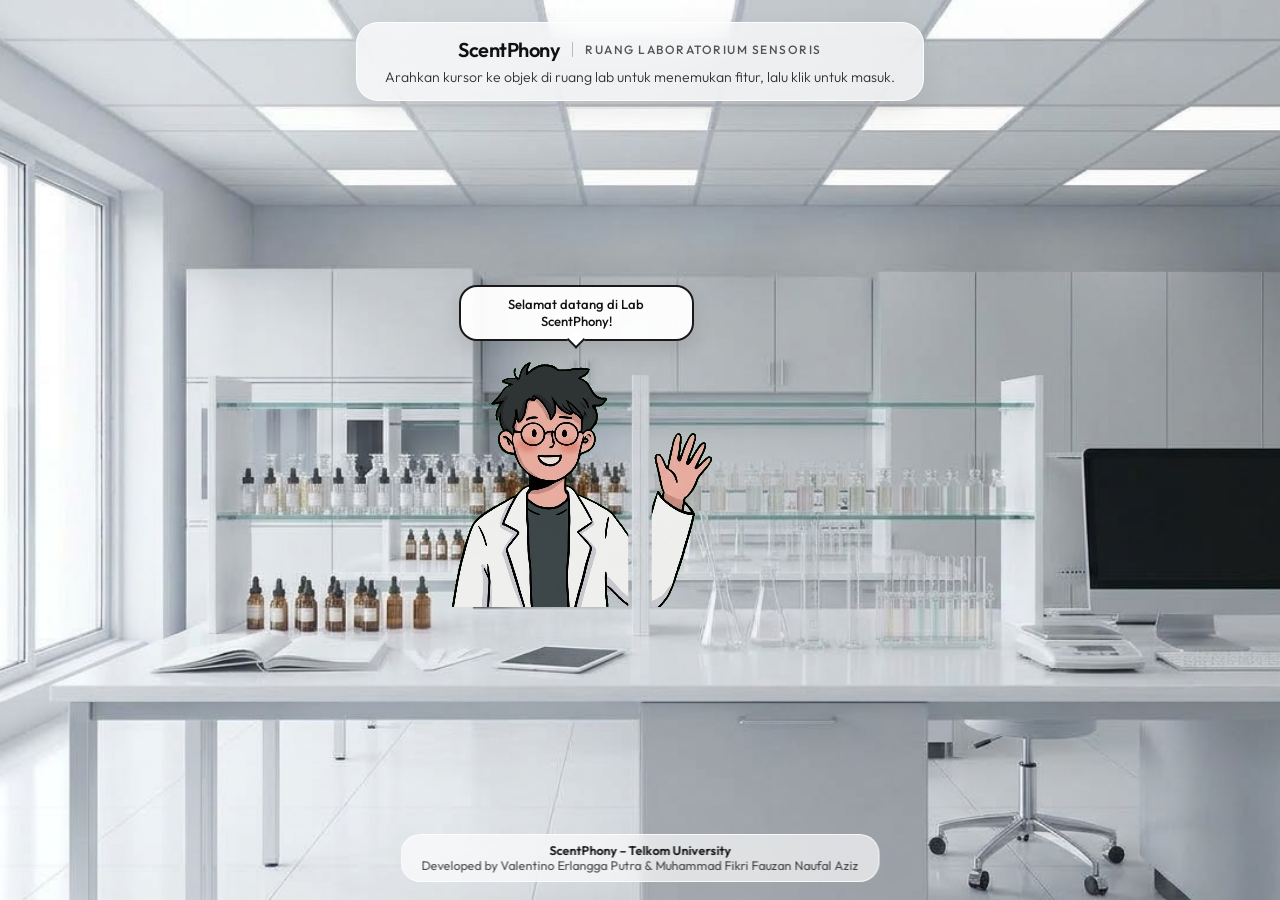
<file: parfum sistem multimedia/index.html>
<!DOCTYPE html>
<html lang="id">
<head>
    <meta charset="UTF-8">
    <meta name="viewport" content="width=device-width, initial-scale=1.0">
    <title>ScentPhony | Laboratorium Sensoris</title>
    <link rel="stylesheet" href="style.css">
    <link href="https://fonts.googleapis.com/css2?family=Outfit:wght@300;400;500;600&display=swap" rel="stylesheet">
    <script src="https://cdnjs.cloudflare.com/ajax/libs/gsap/3.12.2/gsap.min.js"></script>
</head>
<body>
    <div class="ambient-background">
        <div class="blob blob-1"></div>
        <div class="blob blob-2"></div>
    </div>

    <iframe id="cinematic-projection" class="cinematic-bg" allowtransparency="true" frameborder="0"></iframe>
    <audio id="ambient-audio" loop></audio>

    <div class="curtain curtain-left"></div>
    <div class="curtain curtain-right"></div>

    <!-- HALAMAN AWAL: RUANG LAB INTERAKTIF -->
    <section id="lab-welcome-scene" class="lab-scene-wrapper">
        
        <header class="lab-header-bar">
            <div class="lab-brand-badge">
                <span class="lab-brand-name">ScentPhony</span>
                <span class="lab-brand-divider"></span>
                <span class="lab-brand-tagline">Ruang Laboratorium Sensoris</span>
            </div>
            <p class="lab-welcome-copy">
                Arahkan kursor ke objek di ruang lab untuk menemukan fitur, lalu klik untuk masuk.
            </p>
        </header>

        <!-- Panggung 16:9 (Background -> Karakter -> Penghalang di depan karakter -> Zona interaktif) -->
        <div id="lab-stage" class="lab-stage">
            <!-- LAPIS 1: Background Lab -->
            <img src="assets/lab_Scentphony.png" alt="Laboratorium Parfum ScentPhony" class="lab-bg-image">

            <!-- LAPIS 2: Karakter Asisten Lab (berdiri di belakang meja dan peralatan) -->
            <div id="lab-character" class="lab-character">
                <div id="char-bubble" class="char-bubble">Selamat datang di Lab ScentPhony!</div>
                <canvas id="char-canvas" class="char-sprite"></canvas>
            </div>

            <!-- LAPIS 3: Penghalang. Gambar lab yang sama ditimpa HANYA di area benda yang berada di depan karakter.
                 Koordinat memakai piksel gambar asli (1376 x 768), jadi selalu pas di ukuran layar apa pun. -->
            <svg class="lab-foreground-mask" viewBox="0 0 1376 768" preserveAspectRatio="xMidYMid slice" aria-hidden="true">
                <defs>
                    <clipPath id="lab-front-clip">
                    <polygon points="0,518 1376,518 1376,768 0,768" />
                    <polygon points="320,318 358,318 358,520 320,520" />
                    <polygon points="678,318 698,318 698,520 678,520" />
                    <polygon points="996,318 1034,318 1034,520 996,520" />
                    <polygon points="346,486 516,486 516,520 346,520" />
                    <polygon points="1030,386 1068,386 1068,534 1030,534" />
                    <polygon points="1062,378 1270,378 1270,508 1194,508 1194,545 1220,556 1088,556 1124,545 1124,508 1062,508" />
                    </clipPath>
                </defs>
                <image href="assets/lab_Scentphony.png" width="1376" height="768" clip-path="url(#lab-front-clip)" />
            </svg>

            <!-- LAPIS 4: Zona interaktif (outline mengikuti bentuk benda, label di bawah benda) -->
            <svg id="lab-interactive-svg" class="lab-svg-overlay" viewBox="0 0 1376 768" preserveAspectRatio="xMidYMid slice">
                <g class="lab-zone" data-action="coming-soon" data-stand="21.0" data-speech="Intip cuaca di luar jendela untuk rekomendasi aroma otomatis!" data-feature="Geo-Sensory" tabindex="0" role="button" aria-label="Geo-Sensory">
                    <path class="zone-hit" d="M6.0,63.0 Q6.0,54.0 14.1,58.0 L229.9,164.0 Q238.0,168.0 238.0,177.0 L238.0,539.0 Q238.0,548.0 229.5,551.0 L14.5,627.0 Q6.0,630.0 6.0,621.0 L6.0,63.0 Z" />
                    <path class="zone-fill" d="M6.0,63.0 Q6.0,54.0 14.1,58.0 L229.9,164.0 Q238.0,168.0 238.0,177.0 L238.0,539.0 Q238.0,548.0 229.5,551.0 L14.5,627.0 Q6.0,630.0 6.0,621.0 L6.0,63.0 Z" />
                    <path class="zone-halo" pathLength="1" d="M6.0,63.0 Q6.0,54.0 14.1,58.0 L229.9,164.0 Q238.0,168.0 238.0,177.0 L238.0,539.0 Q238.0,548.0 229.5,551.0 L14.5,627.0 Q6.0,630.0 6.0,621.0 L6.0,63.0 Z" />
                    <path class="zone-outline" pathLength="1" d="M6.0,63.0 Q6.0,54.0 14.1,58.0 L229.9,164.0 Q238.0,168.0 238.0,177.0 L238.0,539.0 Q238.0,548.0 229.5,551.0 L14.5,627.0 Q6.0,630.0 6.0,621.0 L6.0,63.0 Z" />
                    <g class="zone-label">
                        <path class="zone-arrow" d="M121.0,623.0 L121.0,601.0 M113.0,610.0 L121.0,601.0 L129.0,610.0" />
                        <rect class="zone-label-bg" x="42.8" y="626.0" width="156.4" height="34" rx="17.0" />
                        <text class="zone-label-text" x="121.0" y="648.0" text-anchor="middle">GEO-SENSORY</text>
                    </g>
                </g>

                <g class="lab-zone" data-action="home" data-stand="29.8" data-speech="Mau tahu rahasia piramida aroma & bahan Nusantara?" tabindex="0" role="button" aria-label="Buku Wawasan">
                    <path class="zone-hit" d="M281.0,573.2 Q272.0,573.0 279.2,567.6 L300.8,551.4 Q308.0,546.0 317.0,545.2 L377.0,539.8 Q386.0,539.0 394.9,540.3 L461.1,549.7 Q470.0,551.0 471.0,559.0 L471.0,559.0 Q472.0,567.0 463.1,568.0 L396.9,575.0 Q388.0,576.0 379.0,575.8 L281.0,573.2 Z" />
                    <path class="zone-fill" d="M281.0,573.2 Q272.0,573.0 279.2,567.6 L300.8,551.4 Q308.0,546.0 317.0,545.2 L377.0,539.8 Q386.0,539.0 394.9,540.3 L461.1,549.7 Q470.0,551.0 471.0,559.0 L471.0,559.0 Q472.0,567.0 463.1,568.0 L396.9,575.0 Q388.0,576.0 379.0,575.8 L281.0,573.2 Z" />
                    <path class="zone-halo" pathLength="1" d="M281.0,573.2 Q272.0,573.0 279.2,567.6 L300.8,551.4 Q308.0,546.0 317.0,545.2 L377.0,539.8 Q386.0,539.0 394.9,540.3 L461.1,549.7 Q470.0,551.0 471.0,559.0 L471.0,559.0 Q472.0,567.0 463.1,568.0 L396.9,575.0 Q388.0,576.0 379.0,575.8 L281.0,573.2 Z" />
                    <path class="zone-outline" pathLength="1" d="M281.0,573.2 Q272.0,573.0 279.2,567.6 L300.8,551.4 Q308.0,546.0 317.0,545.2 L377.0,539.8 Q386.0,539.0 394.9,540.3 L461.1,549.7 Q470.0,551.0 471.0,559.0 L471.0,559.0 Q472.0,567.0 463.1,568.0 L396.9,575.0 Q388.0,576.0 379.0,575.8 L281.0,573.2 Z" />
                    <g class="zone-label">
                        <path class="zone-arrow" d="M372.0,607.0 L372.0,585.0 M364.0,594.0 L372.0,585.0 L380.0,594.0" />
                        <rect class="zone-label-bg" x="288.6" y="610.0" width="166.8" height="34" rx="17.0" />
                        <text class="zone-label-text" x="372.0" y="632.0" text-anchor="middle">BUKU WAWASAN</text>
                    </g>
                </g>

                <g class="lab-zone" data-action="catalog" data-stand="37.0" data-speech="Di rak ini ada 12 karakter aroma siap disimulasikan." tabindex="0" role="button" aria-label="Katalog 12 Notes">
                    <path class="zone-hit" d="M320.0,327.0 Q320.0,318.0 329.0,318.0 L689.0,318.0 Q698.0,318.0 698.0,327.0 L698.0,534.0 Q698.0,543.0 689.0,543.0 L329.0,543.0 Q320.0,543.0 320.0,534.0 L320.0,327.0 Z" />
                    <path class="zone-fill" d="M320.0,327.0 Q320.0,318.0 329.0,318.0 L689.0,318.0 Q698.0,318.0 698.0,327.0 L698.0,534.0 Q698.0,543.0 689.0,543.0 L329.0,543.0 Q320.0,543.0 320.0,534.0 L320.0,327.0 Z" />
                    <path class="zone-halo" pathLength="1" d="M320.0,327.0 Q320.0,318.0 329.0,318.0 L689.0,318.0 Q698.0,318.0 698.0,327.0 L698.0,534.0 Q698.0,543.0 689.0,543.0 L329.0,543.0 Q320.0,543.0 320.0,534.0 L320.0,327.0 Z" />
                    <path class="zone-outline" pathLength="1" d="M320.0,327.0 Q320.0,318.0 329.0,318.0 L689.0,318.0 Q698.0,318.0 698.0,327.0 L698.0,534.0 Q698.0,543.0 689.0,543.0 L329.0,543.0 Q320.0,543.0 320.0,534.0 L320.0,327.0 Z" />
                    <g class="zone-label">
                        <path class="zone-arrow" d="M509.0,574.0 L509.0,552.0 M501.0,561.0 L509.0,552.0 L517.0,561.0" />
                        <rect class="zone-label-bg" x="404.8" y="577.0" width="208.4" height="34" rx="17.0" />
                        <text class="zone-label-text" x="509.0" y="599.0" text-anchor="middle">KATALOG 12 NOTES</text>
                    </g>
                </g>

                <g class="lab-zone" data-action="smart-match" data-stand="46.5" data-speech="Bingung pilih wangi? Biar aku bantu diagnosa di sini." tabindex="0" role="button" aria-label="Smart Scent Match">
                    <path class="zone-hit" d="M568.5,561.0 Q572.0,553.0 581.0,552.8 L665.0,551.2 Q674.0,551.0 667.5,557.2 L655.5,568.8 Q649.0,575.0 640.0,574.4 L574.0,569.6 Q565.0,569.0 568.5,561.0 L568.5,561.0 Z" />
                    <path class="zone-fill" d="M568.5,561.0 Q572.0,553.0 581.0,552.8 L665.0,551.2 Q674.0,551.0 667.5,557.2 L655.5,568.8 Q649.0,575.0 640.0,574.4 L574.0,569.6 Q565.0,569.0 568.5,561.0 L568.5,561.0 Z" />
                    <path class="zone-halo" pathLength="1" d="M568.5,561.0 Q572.0,553.0 581.0,552.8 L665.0,551.2 Q674.0,551.0 667.5,557.2 L655.5,568.8 Q649.0,575.0 640.0,574.4 L574.0,569.6 Q565.0,569.0 568.5,561.0 L568.5,561.0 Z" />
                    <path class="zone-outline" pathLength="1" d="M568.5,561.0 Q572.0,553.0 581.0,552.8 L665.0,551.2 Q674.0,551.0 667.5,557.2 L655.5,568.8 Q649.0,575.0 640.0,574.4 L574.0,569.6 Q565.0,569.0 568.5,561.0 L568.5,561.0 Z" />
                    <g class="zone-label">
                        <path class="zone-arrow" d="M619.5,606.0 L619.5,584.0 M611.5,593.0 L619.5,584.0 L627.5,593.0" />
                        <rect class="zone-label-bg" x="510.1" y="609.0" width="218.8" height="34" rx="17.0" />
                        <text class="zone-label-text" x="619.5" y="631.0" text-anchor="middle">SMART SCENT MATCH</text>
                    </g>
                </g>

                <g class="lab-zone" data-action="coming-soon" data-stand="63.0" data-speech="Meja racik ini sedang disiapkan untuk meramu aromamu sendiri." data-feature="Olfactory Mix Lab" tabindex="0" role="button" aria-label="Olfactory Mix Lab">
                    <path class="zone-hit" d="M736.0,446.0 Q736.0,437.0 745.0,437.0 L875.0,437.0 Q884.0,437.0 884.0,446.0 L884.0,459.0 Q884.0,468.0 893.0,468.0 L987.0,468.0 Q996.0,468.0 996.0,477.0 L996.0,546.0 Q996.0,555.0 987.0,555.0 L745.0,555.0 Q736.0,555.0 736.0,546.0 L736.0,446.0 Z" />
                    <path class="zone-fill" d="M736.0,446.0 Q736.0,437.0 745.0,437.0 L875.0,437.0 Q884.0,437.0 884.0,446.0 L884.0,459.0 Q884.0,468.0 893.0,468.0 L987.0,468.0 Q996.0,468.0 996.0,477.0 L996.0,546.0 Q996.0,555.0 987.0,555.0 L745.0,555.0 Q736.0,555.0 736.0,546.0 L736.0,446.0 Z" />
                    <path class="zone-halo" pathLength="1" d="M736.0,446.0 Q736.0,437.0 745.0,437.0 L875.0,437.0 Q884.0,437.0 884.0,446.0 L884.0,459.0 Q884.0,468.0 893.0,468.0 L987.0,468.0 Q996.0,468.0 996.0,477.0 L996.0,546.0 Q996.0,555.0 987.0,555.0 L745.0,555.0 Q736.0,555.0 736.0,546.0 L736.0,446.0 Z" />
                    <path class="zone-outline" pathLength="1" d="M736.0,446.0 Q736.0,437.0 745.0,437.0 L875.0,437.0 Q884.0,437.0 884.0,446.0 L884.0,459.0 Q884.0,468.0 893.0,468.0 L987.0,468.0 Q996.0,468.0 996.0,477.0 L996.0,546.0 Q996.0,555.0 987.0,555.0 L745.0,555.0 Q736.0,555.0 736.0,546.0 L736.0,446.0 Z" />
                    <g class="zone-label">
                        <path class="zone-arrow" d="M866.0,586.0 L866.0,564.0 M858.0,573.0 L866.0,564.0 L874.0,573.0" />
                        <rect class="zone-label-bg" x="756.6" y="589.0" width="218.8" height="34" rx="17.0" />
                        <text class="zone-label-text" x="866.0" y="611.0" text-anchor="middle">OLFACTORY MIX LAB</text>
                    </g>
                </g>

                <g class="lab-zone" data-action="coming-soon" data-stand="83.8" data-speech="Nyalakan komputer ini untuk memulai ekspedisi cerita aroma!" data-feature="Scent Expedition" tabindex="0" role="button" aria-label="Scent Expedition">
                    <path class="zone-hit" d="M1064.0,389.0 Q1064.0,380.0 1073.0,380.0 L1257.0,380.0 Q1266.0,380.0 1266.0,389.0 L1266.0,497.0 Q1266.0,506.0 1257.0,506.0 L1201.0,506.0 Q1192.0,506.0 1192.0,515.0 L1192.0,538.0 Q1192.0,547.0 1200.3,550.4 L1205.7,552.6 Q1214.0,556.0 1205.0,556.0 L1109.0,556.0 Q1100.0,556.0 1108.6,553.2 L1119.4,549.8 Q1128.0,547.0 1128.0,538.0 L1128.0,515.0 Q1128.0,506.0 1119.0,506.0 L1073.0,506.0 Q1064.0,506.0 1064.0,497.0 L1064.0,389.0 Z" />
                    <path class="zone-fill" d="M1064.0,389.0 Q1064.0,380.0 1073.0,380.0 L1257.0,380.0 Q1266.0,380.0 1266.0,389.0 L1266.0,497.0 Q1266.0,506.0 1257.0,506.0 L1201.0,506.0 Q1192.0,506.0 1192.0,515.0 L1192.0,538.0 Q1192.0,547.0 1200.3,550.4 L1205.7,552.6 Q1214.0,556.0 1205.0,556.0 L1109.0,556.0 Q1100.0,556.0 1108.6,553.2 L1119.4,549.8 Q1128.0,547.0 1128.0,538.0 L1128.0,515.0 Q1128.0,506.0 1119.0,506.0 L1073.0,506.0 Q1064.0,506.0 1064.0,497.0 L1064.0,389.0 Z" />
                    <path class="zone-halo" pathLength="1" d="M1064.0,389.0 Q1064.0,380.0 1073.0,380.0 L1257.0,380.0 Q1266.0,380.0 1266.0,389.0 L1266.0,497.0 Q1266.0,506.0 1257.0,506.0 L1201.0,506.0 Q1192.0,506.0 1192.0,515.0 L1192.0,538.0 Q1192.0,547.0 1200.3,550.4 L1205.7,552.6 Q1214.0,556.0 1205.0,556.0 L1109.0,556.0 Q1100.0,556.0 1108.6,553.2 L1119.4,549.8 Q1128.0,547.0 1128.0,538.0 L1128.0,515.0 Q1128.0,506.0 1119.0,506.0 L1073.0,506.0 Q1064.0,506.0 1064.0,497.0 L1064.0,389.0 Z" />
                    <path class="zone-outline" pathLength="1" d="M1064.0,389.0 Q1064.0,380.0 1073.0,380.0 L1257.0,380.0 Q1266.0,380.0 1266.0,389.0 L1266.0,497.0 Q1266.0,506.0 1257.0,506.0 L1201.0,506.0 Q1192.0,506.0 1192.0,515.0 L1192.0,538.0 Q1192.0,547.0 1200.3,550.4 L1205.7,552.6 Q1214.0,556.0 1205.0,556.0 L1109.0,556.0 Q1100.0,556.0 1108.6,553.2 L1119.4,549.8 Q1128.0,547.0 1128.0,538.0 L1128.0,515.0 Q1128.0,506.0 1119.0,506.0 L1073.0,506.0 Q1064.0,506.0 1064.0,497.0 L1064.0,389.0 Z" />
                    <g class="zone-label">
                        <path class="zone-arrow" d="M1165.0,587.0 L1165.0,565.0 M1157.0,574.0 L1165.0,565.0 L1173.0,574.0" />
                        <rect class="zone-label-bg" x="1060.8" y="590.0" width="208.4" height="34" rx="17.0" />
                        <text class="zone-label-text" x="1165.0" y="612.0" text-anchor="middle">SCENT EXPEDITION</text>
                    </g>
                </g>
            </svg>
        </div>

        <div id="lab-toast" class="lab-toast hidden"></div>
    </section>

    <button id="back-btn" class="glass-btn hidden" style="position: absolute; top: 25px; left: 25px; z-index: 100; font-size: 0.85rem; padding: 10px 22px;">&larr; Kembali ke Katalog</button>
    <button id="toggle-ui-btn" class="glass-btn hidden" style="position: absolute; top: 25px; right: 25px; z-index: 100; font-size: 0.85rem; padding: 10px 22px;">Sembunyikan Teks</button>

    <!-- DASBOR UTAMA -->
    <div id="main-interface" class="dashboard-layout hidden">
        
        <aside class="glass-sidebar glass-panel">
            <div class="brand-header">
                <h2>ScentPhony</h2>
                <p>Laboratorium Sensoris</p>
            </div>

            <div class="search-module sidebar-section">
                <input type="text" id="search-input" class="glass-input" placeholder="Cari wewangian...">
                <div class="sidebar-btn-group">
                    <button id="search-btn" class="glass-btn">Search</button>
                    <button id="smart-match-btn" class="glass-btn primary-btn">Smart Match</button>
                </div>
            </div>

            <div class="sidebar-section">
                <p class="section-title">Eksplorasi</p>
                <div class="sidebar-menu">
                    <button id="back-to-lab-btn" class="glass-btn menu-btn">Ruang Lab Interaktif</button>
                    <button id="menu-home-btn" class="glass-btn menu-btn active">Beranda (Wawasan)</button>
                    <button id="menu-catalog-btn" class="glass-btn menu-btn">Katalog Utama</button>
                    <button class="glass-btn menu-btn disabled">Geo-Sensory (Segera)</button>
                    <button class="glass-btn menu-btn disabled">Olfactory Mix Lab (Segera)</button>
                    <button class="glass-btn menu-btn disabled">Scent Expedition (Segera)</button>
                </div>
            </div>

            <div id="favorites-section" class="sidebar-section" style="margin-top: auto;">
                <p class="section-title">Koleksi Pribadi</p>
                <div id="fav-list" class="fav-container">
                    <span class="empty-text">Belum ada aroma yang disimpan.</span>
                </div>
            </div>
        </aside>

        <section class="glass-main-canvas glass-panel">
            <main id="narrative-canvas" style="position: relative; width: 100%; height: 100%; display: flex; flex-direction: column;">
                
                <!-- VIEW 1: BERANDA (Wawasan Interaktif) -->
                <div id="view-home" class="view-section home-scroll-container">
                    <div style="margin-bottom: 35px; border-bottom: 1px solid rgba(255,255,255,0.15); padding-bottom: 25px;">
                        <h2 class="glossary-title">Selamat Datang di ScentPhony</h2>
                        <p class="glossary-desc" style="max-width: 100%; font-size: 1.05rem; line-height: 1.6; opacity: 0.9; margin-bottom: 15px;">
                            Pernah membeli parfum yang mahal, tapi ternyata aromanya membuat pusing saat dipakai di cuaca panas? Atau merasa bingung saat membaca istilah wewangian yang terlalu puitis? Menemukan aroma yang benar-benar pas dengan kepribadian kita <i>(signature scent)</i> seringkali terasa seperti menebak-nebak dalam gelap.
                        </p>
                        <p class="glossary-desc" style="max-width: 100%; font-size: 1.05rem; line-height: 1.6; opacity: 0.9; font-weight: 400;">
                            <b>Di situlah ScentPhony hadir.</b> Kami merancang "Laboratorium Sensoris" ini agar kamu bisa mengenali, merasakan, dan menyimulasikan sebuah wewangian sebelum membelinya. Lewat visualisasi warna, efek suara yang imersif, dan algoritma kecocokan situasi, kami memandumu menemukan wangi yang paling sempurna untuk setiap ceritamu.
                        </p>
                    </div>

                    <div class="fact-banner">
                        <p class="fact-label">TAHUKAH KAMU?</p>
                        <p id="random-fact-text" class="fact-text">Memuat wawasan sensoris...</p>
                    </div>

                    <div class="home-grid">
                        <div class="glass-card">
                            <h3 class="card-title">Piramida Aroma</h3>
                            <p class="card-subtitle">Arahkan kursor ke setiap lapisan untuk mempelajari anatomi wewangian.</p>
                            <div class="pyramid-wrapper">
                                <div class="pyr-layer pyr-top">
                                    <p class="pyr-title">Top Notes</p>
                                    <p class="pyr-time">15 - 30 Menit</p>
                                    <div class="pyr-desc">Kesan pertama yang memikat. Molekul paling ringan yang cepat menguap. Umumnya berisi profil Citrus dan Fruity.</div>
                                </div>
                                <div class="pyr-layer pyr-heart">
                                    <p class="pyr-title">Heart Notes</p>
                                    <p class="pyr-time">2 - 4 Jam</p>
                                    <div class="pyr-desc">Jantung parfum yang menentukan karakter utama. Muncul setelah top notes memudar. Didominasi Floral dan Spicy.</div>
                                </div>
                                <div class="pyr-layer pyr-base">
                                    <p class="pyr-title">Base Notes</p>
                                    <p class="pyr-time">4 - 8+ Jam</p>
                                    <div class="pyr-desc">Fondasi pengikat yang lambat menguap. Molekul berat seperti Woody, Musk, dan Amber yang menempel erat di kulit.</div>
                                </div>
                            </div>
                        </div>

                        <div class="glass-card conc-container">
                            <h3 class="card-title">Tingkat Konsentrasi</h3>
                            <p class="card-subtitle">Semakin tinggi kadar minyak esensial, semakin pekat dan awet aromanya.</p>
                            <div class="conc-item">
                                <p class="conc-name">Eau de Toilette (EDT)</p>
                                <div class="conc-bar"><div class="conc-fill" style="width: 30%;"></div></div>
                                <p class="conc-desc">Segar dan ringan. Ideal untuk cuaca panas atau aktivitas kasual siang hari.</p>
                            </div>
                            <div class="conc-item">
                                <p class="conc-name">Eau de Parfum (EDP)</p>
                                <div class="conc-bar"><div class="conc-fill" style="width: 60%;"></div></div>
                                <p class="conc-desc">Karakter kuat dan tahan lama. Pilihan serbaguna untuk aktivitas panjang.</p>
                            </div>
                            <div class="conc-item">
                                <p class="conc-name">Parfum / Extrait</p>
                                <div class="conc-bar"><div class="conc-fill" style="width: 95%;"></div></div>
                                <p class="conc-desc">Sangat pekat dan intim. Berevolusi perlahan dan menempel hingga keesokan harinya.</p>
                            </div>
                        </div>
                    </div>

                    <h3 class="card-title" style="margin-top: 20px;">Jejak Botani Nusantara</h3>
                    <p class="card-subtitle" style="margin-bottom: 15px;">Indonesia adalah salah satu episentrum bahan baku parfum kelas dunia.</p>
                    <div class="origins-grid">
                        <div class="origin-card">
                            <h4>Patchouli (Nilam)</h4>
                            <p>Tumbuh subur di Sumatra. Memberikan efek kedalaman yang manis dan membumi (earthy). Hampir semua parfum modern menggunakan nilam Indonesia sebagai pengikat base note.</p>
                        </div>
                        <div class="origin-card">
                            <h4>Vetiver (Akar Wangi)</h4>
                            <p>Diambil dari akar rumput tropis di tanah Jawa. Menghasilkan profil aroma kayu, asap, dan tanah basah yang sangat elegan dan maskulin.</p>
                        </div>
                        <div class="origin-card">
                            <h4>Agarwood (Gaharu)</h4>
                            <p>Resin hitam berharga dari pohon Aquilaria di hutan Asia Tenggara. Menghasilkan aroma "Oud" yang eksotis, mewah, dan sangat mahal di pasar Timur Tengah.</p>
                        </div>
                    </div>

                    <div class="tips-box">
                        <div class="tip-item">
                            <span class="tip-title">Titik Nadi (Pulse Points)</span>
                            <p>Semprotkan pada area tubuh yang memancarkan panas (pergelangan tangan, leher, belakang telinga) untuk membantu proyeksi aroma.</p>
                        </div>
                        <div class="tip-item">
                            <span class="tip-title">Penyimpanan Tepat</span>
                            <p>Musuh utama parfum adalah panas, cahaya, dan fluktuasi suhu. Simpan botolmu di dalam lemari gelap, bukan di kamar mandi.</p>
                        </div>
                    </div>
                    <div style="height: 40px;"></div>
                </div>

                <!-- VIEW 2: KATALOG UTAMA -->
                <div id="view-catalog" class="view-section hidden" style="width: 100%; height: 100%; display: flex; flex-direction: column; justify-content: center; align-items: center;">
                    <h2 style="font-size: 2.2rem; font-weight: 400; margin-bottom: 10px;">Katalog Wewangian</h2>
                    <p style="font-size: 1rem; opacity: 0.8; margin-bottom: 40px; text-align: center;">Pilih molekul aroma untuk masuk ke dalam ruang simulasi sensoris.</p>
                    <nav id="sensory-grid" class="pill-nav">
                        <button class="note-btn glass-btn" data-note="citrus">Citrus</button>
                        <button class="note-btn glass-btn" data-note="aquatic">Aquatic</button>
                        <button class="note-btn glass-btn" data-note="floral">Floral</button>
                        <button class="note-btn glass-btn" data-note="fruity">Fruity</button>
                        <button class="note-btn glass-btn" data-note="iris">Iris</button>
                        <button class="note-btn glass-btn" data-note="vanilla">Vanilla</button>
                        <button class="note-btn glass-btn" data-note="spicy">Spicy</button>
                        <button class="note-btn glass-btn" data-note="amber">Amber</button>
                        <button class="note-btn glass-btn" data-note="woody">Woody</button>
                        <button class="note-btn glass-btn" data-note="vetiver">Vetiver</button>
                        <button class="note-btn glass-btn" data-note="musk">Musk</button>
                        <button class="note-btn glass-btn" data-note="leather">Leather</button>
                    </nav>
                </div>

                <!-- VIEW 3: RUANG SIMULASI (Detail) -->
                <div id="view-detail" class="view-section hidden" style="width: 100%; height: 100%; display: flex; flex-direction: column; justify-content: center; align-items: center;">
                    <div id="scent-details-section" style="text-align: center;">
                        <h2 id="note-title" style="font-size: 3rem; font-weight: 300; margin-bottom: 15px;">Menunggu Reaksi...</h2>
                        <p id="note-desc" style="font-size: 1.1rem; line-height: 1.6; max-width: 600px; opacity: 0.9; margin: 0 auto 30px;">Memproses molekul aroma...</p>
                        
                        <div id="spray-guide" class="guide-container">
                            <div class="guide-row"><span class="guide-label">Feminine</span><div class="guide-bar" id="bar-gender"><div class="dash"></div><div class="dash"></div><div class="dash"></div><div class="dash"></div><div class="dash"></div></div><span class="guide-label">Masculine</span></div>
                            <div class="guide-row"><span class="guide-label">Siang</span><div class="guide-bar" id="bar-time"><div class="dash"></div><div class="dash"></div><div class="dash"></div><div class="dash"></div><div class="dash"></div></div><span class="guide-label">Malam</span></div>
                            <div class="guide-row"><span class="guide-label">Panas</span><div class="guide-bar" id="bar-weather"><div class="dash"></div><div class="dash"></div><div class="dash"></div><div class="dash"></div><div class="dash"></div></div><span class="guide-label">Hujan</span></div>
                            <div class="guide-row"><span class="guide-label">Kasual</span><div class="guide-bar" id="bar-occasion"><div class="dash"></div><div class="dash"></div><div class="dash"></div><div class="dash"></div><div class="dash"></div></div><span class="guide-label">Formal</span></div>
                        </div>

                        <button id="fav-btn" class="glass-btn" style="margin-top: 25px;">Tambahkan ke Favorit</button>
                    </div>
                </div>
            </main>
        </section>

        <!-- Overlay & Modal Smart Matcher -->
        <div id="modal-overlay" class="hidden"></div>
        <div id="smart-match-modal" class="glass-container hidden modal-box">
            <button id="close-modal-btn" class="glass-btn close-btn">X</button>
            <h3>Smart Scent Matcher</h3>
            <p class="modal-desc">Sesuaikan 4 kondisi di bawah ini, algoritma kami akan mencari wangi yang paling akurat.</p>
            
            <div class="match-row"><span class="match-label">Karakter</span><div class="range-wrap"><span>Feminine</span><input type="range" id="match-gender" class="glass-range" min="1" max="5" value="3"><span>Masculine</span></div></div>
            <div class="match-row"><span class="match-label">Waktu</span><div class="range-wrap"><span>Siang</span><input type="range" id="match-time" class="glass-range" min="1" max="5" value="3"><span>Malam</span></div></div>
            <div class="match-row"><span class="match-label">Cuaca</span><div class="range-wrap"><span>Panas</span><input type="range" id="match-weather" class="glass-range" min="1" max="5" value="3"><span>Hujan</span></div></div>
            <div class="match-row"><span class="match-label">Acara</span><div class="range-wrap"><span>Kasual</span><input type="range" id="match-occasion" class="glass-range" min="1" max="5" value="3"><span>Formal</span></div></div>
            
            <button id="find-match-btn" class="glass-btn submit-btn">Diagnosa Aroma</button>
        </div>
    </div>

    <footer id="credit-footer" class="glass-footer">
        <p class="footer-title">ScentPhony – Telkom University</p>
        <p class="footer-dev">Developed by Valentino Erlangga Putra & Muhammad Fikri Fauzan Naufal Aziz</p>
    </footer>

    <script src="script.js"></script>
</body>
</html>
</file>
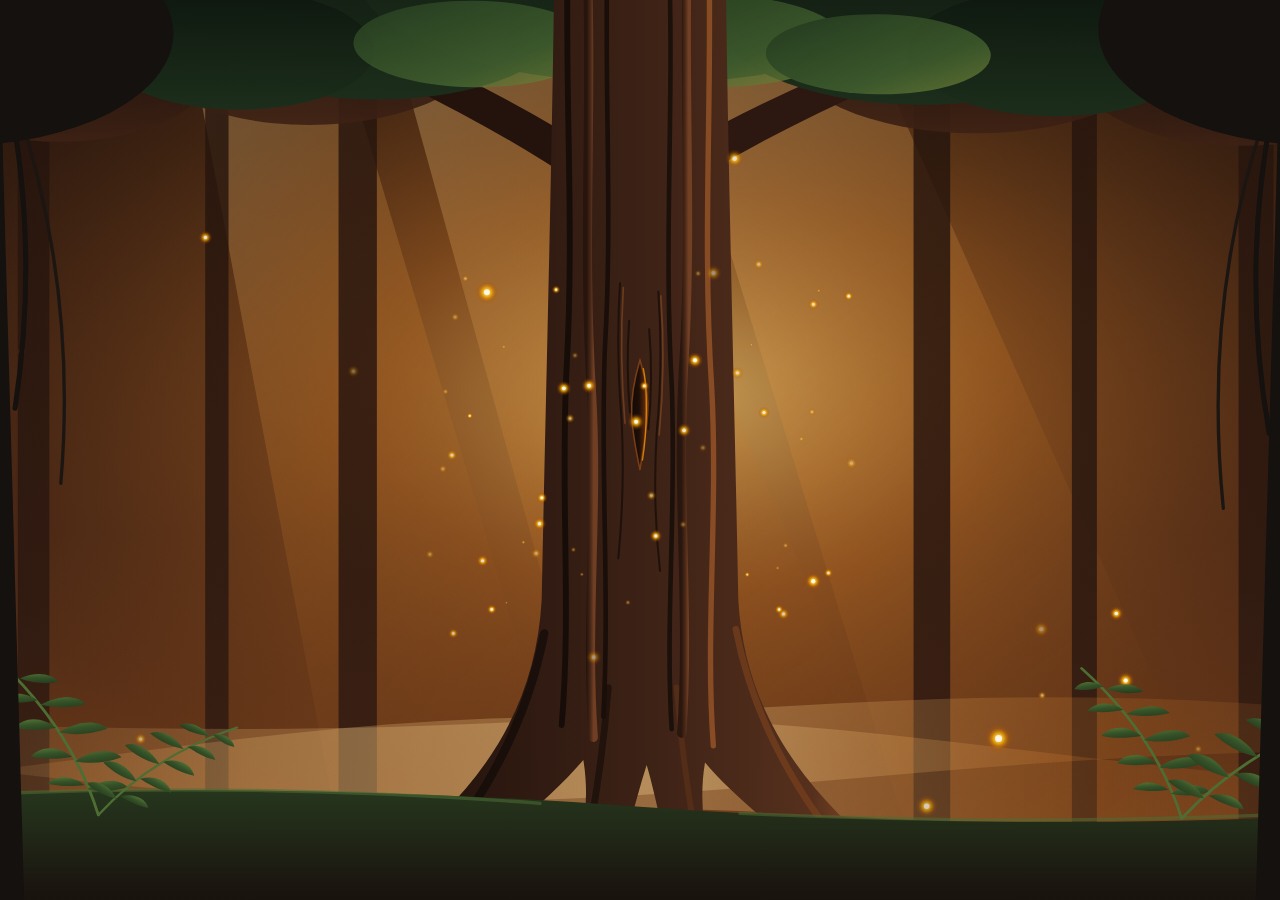
<file: parfum sistem multimedia/assets/scentphony_woody_agarwood_golden_amber_resin.html>
<!DOCTYPE html>
<html lang="en">
<head>
  <meta charset="UTF-8" />
  <meta name="viewport" content="width=device-width, initial-scale=1.0" />
  <title>Scentphony — Woody (Agarwood &amp; Golden Amber Resin)</title>
  <link rel="preconnect" href="https://fonts.googleapis.com" />
  <link rel="preconnect" href="https://fonts.gstatic.com" crossorigin />
  <link href="https://fonts.googleapis.com/css2?family=Plus+Jakarta+Sans:wght@500;600;700&display=swap" rel="stylesheet" />
  <style>
    * {
      box-sizing: border-box;
      user-select: none;
      -webkit-user-select: none;
    }
    html, body {
      margin: 0;
      padding: 0;
      width: 100%;
      height: 100%;
      overflow: hidden;
      background-color: #14110F;
      font-family: 'Plus Jakarta Sans', -apple-system, BlinkMacSystemFont, sans-serif;
    }
    #stage {
      position: fixed;
      inset: 0;
      width: 100vw;
      height: 100vh;
      display: block;
    }
    /* Minimalist Corner-Only Replay Pill (Hidden by default for 100% clean recording) */
    #replayBtn {
      position: fixed;
      right: 22px;
      bottom: 22px;
      z-index: 50;
      display: inline-flex;
      align-items: center;
      gap: 7px;
      padding: 8px 15px;
      border-radius: 9999px;
      background: rgba(20, 17, 15, 0.52);
      backdrop-filter: blur(8px);
      -webkit-backdrop-filter: blur(8px);
      border: 1px solid rgba(255, 158, 0, 0.45);
      color: #FDE68A;
      font-size: 12px;
      font-weight: 600;
      letter-spacing: 0.03em;
      cursor: pointer;
      opacity: 0;
      pointer-events: none;
      transform: translateY(4px);
      transition: opacity 0.35s ease, transform 0.35s ease, background-color 0.2s ease, border-color 0.2s ease;
    }
    #replayBtn.visible {
      opacity: 1;
      pointer-events: auto;
      transform: translateY(0);
    }
    #replayBtn:hover {
      background: rgba(184, 93, 0, 0.78);
      border-color: rgba(254, 243, 199, 0.88);
      color: #FFFFFF;
    }
    #replayBtn:active {
      transform: scale(0.96);
    }
  </style>
</head>
<body>

  <!-- =========================================================================
       FULL-BLEED 16:9 VECTOR STAGE (1920x1080 slice, 100vw x 100vh, Zero Bars)
       ========================================================================= -->
  <svg
    id="stage"
    viewBox="0 0 1920 1080"
    preserveAspectRatio="xMidYMid slice"
    xmlns="http://www.w3.org/2000/svg"
  >
    <defs>
      <!-- Deep Twilight Tropical Rainforest Sky (#14110F -> #3D2114 -> #A65E24) -->
      <linearGradient id="twilightSkyGrad" x1="50%" y1="0%" x2="50%" y2="100%">
        <stop offset="0%" stop-color="#14110F" />
        <stop offset="28%" stop-color="#24150E" />
        <stop offset="56%" stop-color="#3D2114" />
        <stop offset="82%" stop-color="#7A421B" />
        <stop offset="100%" stop-color="#A65E24" />
      </linearGradient>

      <!-- Warm Twilight Sun Glow Filtering Behind Upper Agarwood Canopy -->
      <radialGradient id="twilightHorizonBloom" cx="52%" cy="46%" r="60%">
        <stop offset="0%" stop-color="#FFCF70" stop-opacity="0.72" />
        <stop offset="24%" stop-color="#D97E2A" stop-opacity="0.45" />
        <stop offset="55%" stop-color="#6B3716" stop-opacity="0.2" />
        <stop offset="100%" stop-color="#14110F" stop-opacity="0" />
      </radialGradient>

      <!-- Diagonal Warm Twilight Sunbeam Shafts -->
      <linearGradient id="sunbeamTwilightGrad" x1="28%" y1="0%" x2="72%" y2="100%">
        <stop offset="0%" stop-color="#FFE09E" stop-opacity="0.34" />
        <stop offset="46%" stop-color="#E58D2E" stop-opacity="0.18" />
        <stop offset="85%" stop-color="#7A421B" stop-opacity="0.05" />
        <stop offset="100%" stop-color="#14110F" stop-opacity="0" />
      </linearGradient>

      <!-- Distant Rainforest Silhouette Gradient (#2C1810) -->
      <linearGradient id="farSilhouetteGrad" x1="0%" y1="0%" x2="0%" y2="100%">
        <stop offset="0%" stop-color="#22120B" stop-opacity="0.78" />
        <stop offset="65%" stop-color="#2C1810" stop-opacity="0.88" />
        <stop offset="100%" stop-color="#3D2114" stop-opacity="0.92" />
      </linearGradient>

      <!-- Golden Mist Drifting Over Rainforest Floor -->
      <linearGradient id="goldenMistGrad" x1="0%" y1="50%" x2="100%" y2="50%">
        <stop offset="0%" stop-color="#E59A4B" stop-opacity="0" />
        <stop offset="28%" stop-color="#F6C57A" stop-opacity="0.22" />
        <stop offset="52%" stop-color="#FFE4A3" stop-opacity="0.28" />
        <stop offset="76%" stop-color="#D9822B" stop-opacity="0.18" />
        <stop offset="100%" stop-color="#E59A4B" stop-opacity="0" />
      </linearGradient>

      <!-- Hero Living Agarwood Trunk Bark Gradient (Rich Dark Mahogany & Warm Amber Rim) -->
      <linearGradient id="agarwoodTrunkGrad" x1="0%" y1="50%" x2="100%" y2="50%">
        <stop offset="0%" stop-color="#1B100B" />
        <stop offset="22%" stop-color="#2C1810" />
        <stop offset="52%" stop-color="#3D2216" />
        <stop offset="84%" stop-color="#56301D" />
        <stop offset="96%" stop-color="#8C4B23" />
        <stop offset="100%" stop-color="#C97634" />
      </linearGradient>

      <!-- Agarwood Bark Ridge Highlight & Deep Furrow Gradients -->
      <linearGradient id="barkRidgeGrad" x1="0%" y1="0%" x2="100%" y2="0%">
        <stop offset="0%" stop-color="#24130C" />
        <stop offset="55%" stop-color="#4B2918" />
        <stop offset="100%" stop-color="#7A4426" />
      </linearGradient>

      <!-- Natural Vertical Resin Fissure Cavity Gradient (Dark Heartwood + Amber Glow) -->
      <linearGradient id="resinFissureGrad" x1="0%" y1="0%" x2="100%" y2="0%">
        <stop offset="0%" stop-color="#120A06" />
        <stop offset="45%" stop-color="#1D0E08" />
        <stop offset="82%" stop-color="#59280B" />
        <stop offset="100%" stop-color="#B85D00" />
      </linearGradient>

      <!-- Viscous Golden Amber Resin Droplet Gradient (#FF9E00 to #B85D00) -->
      <radialGradient id="amberResinDropGrad" cx="36%" cy="32%" r="72%">
        <stop offset="0%" stop-color="#FFF3B0" />
        <stop offset="24%" stop-color="#FFBE0B" />
        <stop offset="56%" stop-color="#FF9E00" />
        <stop offset="86%" stop-color="#D96B00" />
        <stop offset="100%" stop-color="#B85D00" />
      </radialGradient>

      <!-- Amber Resin Warm Ambient Halo -->
      <radialGradient id="amberResinGlowGrad" cx="50%" cy="50%" r="50%">
        <stop offset="0%" stop-color="#FF9E00" stop-opacity="0.65" />
        <stop offset="45%" stop-color="#D96B00" stop-opacity="0.24" />
        <stop offset="100%" stop-color="#B85D00" stop-opacity="0" />
      </radialGradient>

      <!-- Layered Vector Woodsmoke Ribbon Gradients (#C48B45 Golden-Brown & #8A7968 Warm Grey) -->
      <linearGradient id="woodsmokeGoldenGrad" x1="50%" y1="100%" x2="50%" y2="0%">
        <stop offset="0%" stop-color="#FF9E00" stop-opacity="0.58" />
        <stop offset="24%" stop-color="#C48B45" stop-opacity="0.46" />
        <stop offset="68%" stop-color="#C48B45" stop-opacity="0.26" />
        <stop offset="100%" stop-color="#C48B45" stop-opacity="0" />
      </linearGradient>

      <linearGradient id="woodsmokeGreyGrad" x1="50%" y1="100%" x2="50%" y2="0%">
        <stop offset="0%" stop-color="#C48B45" stop-opacity="0.44" />
        <stop offset="30%" stop-color="#8A7968" stop-opacity="0.40" />
        <stop offset="72%" stop-color="#8A7968" stop-opacity="0.22" />
        <stop offset="100%" stop-color="#8A7968" stop-opacity="0" />
      </linearGradient>

      <!-- Heavy Gold Dust Mote Gradient -->
      <radialGradient id="heavyGoldDustGrad" cx="50%" cy="50%" r="50%">
        <stop offset="0%" stop-color="#FFFBEB" stop-opacity="1" />
        <stop offset="38%" stop-color="#FFB703" stop-opacity="0.78" />
        <stop offset="76%" stop-color="#B85D00" stop-opacity="0.25" />
        <stop offset="100%" stop-color="#B85D00" stop-opacity="0" />
      </radialGradient>

      <!-- Tropical Rainforest Canopy Foliage Gradients -->
      <linearGradient id="canopyDarkGrad" x1="0%" y1="0%" x2="0%" y2="100%">
        <stop offset="0%" stop-color="#0E170F" />
        <stop offset="100%" stop-color="#1C2E1B" />
      </linearGradient>

      <linearGradient id="canopySunlitGrad" x1="0%" y1="0%" x2="100%" y2="100%">
        <stop offset="0%" stop-color="#284222" />
        <stop offset="65%" stop-color="#486832" />
        <stop offset="100%" stop-color="#7B8C3B" />
      </linearGradient>

      <!-- Mossy Forest Floor & Understory Fern Gradients -->
      <linearGradient id="forestFloorGrad" x1="0%" y1="0%" x2="0%" y2="100%">
        <stop offset="0%" stop-color="#26361D" />
        <stop offset="45%" stop-color="#1A140F" />
        <stop offset="100%" stop-color="#0E0B09" />
      </linearGradient>

      <linearGradient id="fernLeafGrad" x1="0%" y1="100%" x2="100%" y2="0%">
        <stop offset="0%" stop-color="#182915" />
        <stop offset="55%" stop-color="#355228" />
        <stop offset="100%" stop-color="#698B3E" />
      </linearGradient>

      <!-- Reusable Clean Flat-Vector Tropical Fern Frond -->
      <g id="tropicalFern">
        <path d="M 0,0 Q 52,-92 148,-150" fill="none" stroke="#4D6E33" stroke-width="3" stroke-linecap="round" />
        <path d="M 18,-26 C 6,-42 -12,-46 -22,-38 C -10,-30 4,-26 18,-26 Z" fill="url(#fernLeafGrad)" />
        <path d="M 22,-30 C 38,-38 54,-34 60,-22 C 44,-22 32,-26 22,-30 Z" fill="url(#fernLeafGrad)" />
        <path d="M 38,-54 C 24,-72 4,-78 -8,-70 C 6,-60 22,-54 38,-54 Z" fill="url(#fernLeafGrad)" />
        <path d="M 42,-58 C 60,-68 78,-62 84,-48 C 66,-48 52,-54 42,-58 Z" fill="url(#fernLeafGrad)" />
        <path d="M 62,-82 C 46,-100 26,-106 14,-98 C 28,-88 46,-82 62,-82 Z" fill="url(#fernLeafGrad)" />
        <path d="M 66,-86 C 84,-96 102,-90 108,-76 C 90,-76 76,-82 66,-86 Z" fill="url(#fernLeafGrad)" />
        <path d="M 88,-108 C 72,-124 54,-128 42,-120 C 56,-112 72,-108 88,-108 Z" fill="url(#fernLeafGrad)" />
        <path d="M 92,-112 C 108,-120 124,-114 130,-102 C 114,-102 102,-108 92,-112 Z" fill="url(#fernLeafGrad)" />
        <path d="M 116,-132 C 102,-144 86,-146 76,-138 C 88,-132 102,-130 116,-132 Z" fill="url(#fernLeafGrad)" />
        <path d="M 120,-134 C 134,-140 146,-134 150,-124 C 136,-124 128,-130 120,-134 Z" fill="url(#fernLeafGrad)" />
      </g>
    </defs>

    <!-- =======================================================================
         CAMERA WORLD ROOT (Smooth Cubic-In-Out Zoom 1.0x -> 2.75x to Mid-Trunk)
         ======================================================================= -->
    <g id="cameraWorld">

      <!-- =====================================================================
           LAYER 1: TWILIGHT RAINFOREST SKY & DIAGONAL VOLUMETRIC SUNBEAMS
           ===================================================================== -->
      <g id="layerSkyBackdrop">
        <rect x="-400" y="-300" width="2720" height="1680" fill="url(#twilightSkyGrad)" />
        <rect x="-400" y="-300" width="2720" height="1680" fill="url(#twilightHorizonBloom)" />

        <!-- Diagonal Twilight Sunbeams Piercing Canopy Gap -->
        <g id="sunbeamsGroup">
          <polygon id="sunbeam1" points="620,-120 820,-120 1340,1150 960,1150" fill="url(#sunbeamTwilightGrad)" />
          <polygon id="sunbeam2" points="940,-120 1160,-120 1720,1150 1320,1150" fill="url(#sunbeamTwilightGrad)" />
          <polygon id="sunbeam3" points="390,-120 550,-120 910,1150 610,1150" fill="url(#sunbeamTwilightGrad)" />
        </g>
      </g>

      <!-- =====================================================================
           LAYER 2: DISTANT RAINFOREST SILHOUETTES (#2C1810 & #14110F)
           ===================================================================== -->
      <g id="layerFarRainforest">
        <g id="farCanopyTrees" fill="url(#farSilhouetteGrad)">
          <!-- Tall Background Rainforest Trunks Extending Past Top Edge -->
          <rect x="210" y="-120" width="38" height="1260" />
          <rect x="435" y="-120" width="28" height="1260" />
          <rect x="595" y="-120" width="46" height="1260" />
          <rect x="1285" y="-120" width="44" height="1260" />
          <rect x="1475" y="-120" width="30" height="1260" />
          <rect x="1675" y="-120" width="42" height="1260" />
          <!-- Distant Layered Canopy Foliage Crowns -->
          <ellipse cx="260" cy="75" rx="190" ry="95" />
          <ellipse cx="560" cy="40" rx="220" ry="110" />
          <ellipse cx="1360" cy="55" rx="230" ry="105" />
          <ellipse cx="1680" cy="80" rx="200" ry="95" />
        </g>
      </g>

      <!-- =====================================================================
           LAYER 3: GOLDEN MIST DRIFTING OVER RAINFOREST FLOOR
           ===================================================================== -->
      <g id="layerFloorMist">
        <path id="goldenMist1" d="" fill="url(#goldenMistGrad)" />
        <path id="goldenMist2" d="" fill="url(#goldenMistGrad)" />
      </g>

      <!-- =====================================================================
           LAYER 4: HERO LIVING TOWERING AGARWOOD TREE (NO CUT STUMP!)
           Complete living rainforest giant: sweeping buttress roots gripping the
           mossy floor at y=1080, towering furrowed trunk through center, upper
           spreading branches, and lush multi-layered tropical leaf canopy above.
           ===================================================================== -->
      <g id="heroAgarwoodTree">
        <!-- A. Upper Spreading Agarwood Branches & Lush Overhead Leaf Canopy -->
        <g id="agarwoodUpperCanopy">
          <!-- Left & Right Major Spreading Limbs Extending Beyond Top Viewport -->
          <path d="M 885,220 Q 740,125 540,45 L 555,15 Q 765,92 910,185 Z" fill="#23130C" />
          <path d="M 1035,210 Q 1190,115 1410,30 L 1395,2 Q 1170,82 1010,175 Z" fill="#2C1810" />
          <path d="M 920,140 Q 815,20 725,-95 L 762,-105 Q 848,10 950,125 Z" fill="#1F110B" />
          <path d="M 1005,135 Q 1105,15 1210,-95 L 1175,-105 Q 1075,8 975,120 Z" fill="#2C1810" />

          <!-- Lush Multi-Layered Tropical Leaf Canopy Clusters Overhead -->
          <g fill="url(#canopyDarkGrad)">
            <ellipse cx="640" cy="18" rx="235" ry="105" />
            <ellipse cx="960" cy="-25" rx="340" ry="125" />
            <ellipse cx="1290" cy="14" rx="245" ry="108" />
            <ellipse cx="475" cy="65" rx="165" ry="72" />
            <ellipse cx="1455" cy="58" rx="175" ry="76" />
          </g>
          <!-- Warm Twilight Sunlit Leaf Rim Clusters -->
          <g fill="url(#canopySunlitGrad)" opacity="0.72">
            <ellipse cx="760" cy="55" rx="145" ry="52" />
            <ellipse cx="1040" cy="48" rx="165" ry="56" />
            <ellipse cx="1245" cy="62" rx="135" ry="48" />
          </g>
        </g>

        <!-- B. Continuous Living Agarwood Trunk & Sweeping Buttress Roots (y=-120 to y=1095) -->
        <g id="agarwoodTrunkBody">
          <!-- Main Towering Trunk Silhouette with Sweeping Buttress Roots at Base -->
          <path
            d="M 858,-120
               L 1062,-120
               C 1064,140 1072,420 1078,720
               C 1085,845 1148,945 1265,1035
               L 1235,1072
               C 1135,1010 1072,955 1038,915
               C 1028,975 1042,1035 1068,1085
               L 1012,1092
               C 992,1030 982,965 968,918
               C 952,968 938,1032 918,1092
               L 862,1085
               C 888,1032 902,972 892,912
               C 855,955 792,1012 685,1072
               L 655,1035
               C 775,945 835,845 842,720
               C 848,420 856,140 858,-120 Z"
            fill="url(#agarwoodTrunkGrad)"
          />

          <!-- Sweeping Buttress Root Ridges & Shadows -->
          <path d="M 845,760 Q 815,915 695,1052" fill="none" stroke="#140C08" stroke-width="10" stroke-linecap="round" opacity="0.78" />
          <path d="M 1075,755 Q 1105,910 1228,1048" fill="none" stroke="#7A421D" stroke-width="8" stroke-linecap="round" opacity="0.68" />
          <path d="M 922,825 Q 912,955 882,1078" fill="none" stroke="#180E09" stroke-width="8" stroke-linecap="round" opacity="0.72" />
          <path d="M 1004,825 Q 1014,955 1042,1078" fill="none" stroke="#5C3219" stroke-width="7" stroke-linecap="round" opacity="0.65" />

          <!-- Organic Flat-Vector Agarwood Bark Ridges & Grain Plates (Continuous Vertical Texture) -->
          <g id="agarwoodBarkTexture">
            <!-- Left Side Bark Plates -->
            <path d="M 874,-90 C 868,90 882,260 872,440 C 864,590 878,730 866,870" fill="none" stroke="#160D08" stroke-width="7" stroke-linecap="round" />
            <path d="M 896,-60 C 904,110 890,290 902,475 C 910,615 894,750 904,885" fill="none" stroke="url(#barkRidgeGrad)" stroke-width="11" stroke-linecap="round" opacity="0.85" />
            <path d="M 922,-100 C 915,75 928,245 918,415 C 912,560 924,710 916,860" fill="none" stroke="#190E09" stroke-width="5.5" stroke-linecap="round" />

            <!-- Right Side Bark Plates (Catching Warm Twilight Amber Rim Light) -->
            <path d="M 1042,-80 C 1048,100 1034,280 1046,465 C 1054,615 1038,760 1048,895" fill="none" stroke="#9C5629" stroke-width="6.5" stroke-linecap="round" opacity="0.78" />
            <path d="M 1018,-105 C 1010,80 1024,265 1012,445 C 1004,595 1020,740 1010,880" fill="none" stroke="url(#barkRidgeGrad)" stroke-width="11" stroke-linecap="round" opacity="0.85" />
            <path d="M 994,-70 C 1002,115 988,285 998,460 C 1004,610 990,745 998,875" fill="none" stroke="#1C100A" stroke-width="5.5" stroke-linecap="round" />

            <!-- Fine Macro Bark Striations Visible During Close-Up (x: 925..995, y: 340..760) -->
            <g stroke="#140B07" stroke-width="2.4" stroke-linecap="round" opacity="0.72">
              <path d="M 936,340 Q 931,420 938,505 Q 942,585 934,670" fill="none" />
              <path d="M 982,350 Q 988,435 980,520 Q 975,605 984,685" fill="none" />
              <path d="M 947,385 Q 943,440 948,495" fill="none" />
              <path d="M 971,395 Q 976,455 970,515" fill="none" />
            </g>
            <g stroke="#8F4E24" stroke-width="2" stroke-linecap="round" opacity="0.58">
              <path d="M 940,345 Q 935,425 942,508" fill="none" />
              <path d="M 985,355 Q 991,438 983,522" fill="none" />
            </g>

            <!-- Natural Vertical Agarwood Resin Fissure Cavity at Center of Trunk (960, 495) -->
            <path
              d="M 960,432
                 C 966,452 971,474 969,498
                 C 967,522 963,544 960,564
                 C 956,544 951,522 950,498
                 C 949,474 954,452 960,432 Z"
              fill="url(#resinFissureGrad)"
              stroke="#7A3E16"
              stroke-width="1.8"
            />
            <!-- Warm Golden Inner Fissure Rim -->
            <path
              d="M 964,442 C 969,465 969,515 963,552"
              fill="none"
              stroke="#FF9E00"
              stroke-width="1.6"
              stroke-linecap="round"
              opacity="0.72"
            />
          </g>
        </g>

        <!-- C. VISCOUS GOLDEN AMBER RESIN DROPLET & STRETCHING FILAMENT (6.5s - 10.5s) -->
        <g id="amberResinGroup" opacity="0">
          <!-- Warm Ambient Amber Light Halo -->
          <circle id="amberGlowHalo" cx="960" cy="505" r="38" fill="url(#amberResinGlowGrad)" />

          <!-- Viscous Stretching Amber Filament Neck Anchored Inside Fissure (960, 502) -->
          <path id="amberFilament" d="" fill="url(#amberResinDropGrad)" opacity="0.92" />

          <!-- Primary Heavy Viscous Golden Amber Bead -->
          <g id="amberPrimaryBead" transform="translate(960, 505)">
            <path
              id="amberBeadShape"
              d="M 0,-12 C 6,-4 10,3 10,9 C 10,15 5.5,19 0,19 C -5.5,19 -10,15 -10,9 C -10,3 -6,-4 0,-12 Z"
              fill="url(#amberResinDropGrad)"
              stroke="#FFF3B0"
              stroke-width="0.9"
              stroke-opacity="0.75"
            />
            <!-- Glossy Specular Highlight Crescent -->
            <path
              d="M -4.2,3 C -5.5,7 -5.0,11.5 -2.2,13.8"
              fill="none"
              stroke="#FFFBEB"
              stroke-width="2.1"
              stroke-linecap="round"
              opacity="0.92"
            />
            <circle cx="-3.5" cy="0.5" r="1.2" fill="#FFFFFF" />
          </g>

          <!-- Secondary Residual Amber Bead Remaining in Bark Fissure -->
          <circle id="amberResidualBead" cx="960" cy="503" r="3.2" fill="url(#amberResinDropGrad)" opacity="0" />
        </g>

        <!-- D. LAYERED WARM WOODSMOKE RIBBONS MORPHING FROM AMBER DROPLET (10.5s - 15.0s+) -->
        <g id="woodsmokeGroup" opacity="0">
          <path id="smokeRibbon1" d="" fill="url(#woodsmokeGoldenGrad)" />
          <path id="smokeRibbon2" d="" fill="url(#woodsmokeGreyGrad)" />
          <path id="smokeRibbon3" d="" fill="url(#woodsmokeGoldenGrad)" />
          <path id="smokeRibbon4" d="" fill="url(#woodsmokeGreyGrad)" />
          <path id="smokeRibbon5" d="" fill="url(#woodsmokeGoldenGrad)" />
        </g>
      </g>

      <!-- =====================================================================
           LAYER 5: HEAVY GOLD DUST MOTES FLOATING LAZILY IN WARM AMBER GLOW
           ===================================================================== -->
      <g id="goldDustGroup"></g>

      <!-- =====================================================================
           LAYER 6: FOREGROUND PARALLAX FRAMING TREES, MOSSY FLOOR & FERNS
           (Parts smoothly outward during 3.0s - 6.5s camera zoom-in)
           ===================================================================== -->
      <g id="layerForegroundParallax">
        <!-- Mossy Rainforest Floor & Sweeping Understory Ferns -->
        <g id="fgForestFloor">
          <path d="M -200,975 Q 380,925 960,968 Q 1540,1010 2120,955 L 2120,1220 L -200,1220 Z" fill="url(#forestFloorGrad)" />
          <!-- Rich Mossy Highlight Strip -->
          <path d="M -120,972 Q 360,928 840,964" fill="none" stroke="#4D6E33" stroke-width="4" stroke-linecap="round" opacity="0.55" />
          <path d="M 1080,976 Q 1560,998 2040,958" fill="none" stroke="#4D6E33" stroke-width="4" stroke-linecap="round" opacity="0.55" />

          <!-- Understory Fern Clusters -->
          <g id="fernLeft" transform="translate(310, 978)">
            <use href="#tropicalFern" transform="scale(-1.15, 1.05) rotate(-12)" />
            <use href="#tropicalFern" transform="scale(0.95, 0.9) rotate(10)" />
          </g>
          <g id="fernRight" transform="translate(1610, 982)">
            <use href="#tropicalFern" transform="scale(-1.1, 1.0) rotate(-14)" />
            <use href="#tropicalFern" transform="scale(1.18, 1.08) rotate(12)" />
          </g>
        </g>

        <!-- Left Foreground Framing Rainforest Tree Silhouette (#14110F) -->
        <g id="fgTreeLeft">
          <path d="M -140,-180 L 185,-180 L 225,1220 L -140,1220 Z" fill="#14110F" />
          <!-- Hanging Tropical Liana Vines -->
          <path d="M 185,40 Q 245,260 210,490" fill="none" stroke="#14110F" stroke-width="6" stroke-linecap="round" />
          <path d="M 210,120 Q 285,340 265,580" fill="none" stroke="#1C1613" stroke-width="4" stroke-linecap="round" />
          <!-- Upper Left Foreground Foliage Frame -->
          <ellipse cx="140" cy="40" rx="260" ry="135" fill="#14110F" />
        </g>

        <!-- Right Foreground Framing Rainforest Tree Silhouette (#14110F) -->
        <g id="fgTreeRight">
          <path d="M 1735,-180 L 2060,-180 L 2060,1220 L 1695,1220 Z" fill="#14110F" />
          <!-- Hanging Tropical Liana Vines -->
          <path d="M 1735,60 Q 1675,290 1715,520" fill="none" stroke="#14110F" stroke-width="6" stroke-linecap="round" />
          <path d="M 1710,140 Q 1635,360 1660,610" fill="none" stroke="#1C1613" stroke-width="4" stroke-linecap="round" />
          <!-- Upper Right Foreground Foliage Frame -->
          <ellipse cx="1780" cy="35" rx="270" ry="140" fill="#14110F" />
        </g>
      </g>
    </g>
  </svg>

  <!-- Minimalist Corner-Hover-Only Replay Button (100% Clean Screen by Default) -->
  <button id="replayBtn" type="button" aria-label="Replay Animation">
    <svg width="13" height="13" viewBox="0 0 24 24" fill="none" stroke="currentColor" stroke-width="2.4" stroke-linecap="round" stroke-linejoin="round">
      <path d="M3 12a9 9 0 1 0 9-9 9.75 9.75 0 0 0-6.74 2.74L3 8" />
      <path d="M3 3v5h5" />
    </svg>
    <span>Replay</span>
  </button>

  <script>
    /**
     * ============================================================================
     * SCENTPHONY — WOODY (AGARWOOD / KAYU GAHARU & GOLDEN AMBER RESIN)
     * 60FPS Deterministic SVG Vector Motion Graphic ("Kok Bisa?" Style)
     * Stage: 1920x1080 Full-Bleed Edge-to-Edge | 15.00s Seamless Open-Ending Loop
     * ============================================================================
     */
    (() => {
      const SVG_NS = 'http://www.w3.org/2000/svg';
      const LOOP_DURATION = 15.0;
      const TWO_PI_CYCLE = (Math.PI * 2) / LOOP_DURATION;

      // --- DOM References ---
      const replayBtn = document.getElementById('replayBtn');
      const cameraWorld = document.getElementById('cameraWorld');

      const sunbeamsGroup = document.getElementById('sunbeamsGroup');
      const sunbeam1 = document.getElementById('sunbeam1');
      const sunbeam2 = document.getElementById('sunbeam2');
      const sunbeam3 = document.getElementById('sunbeam3');

      const farCanopyTrees = document.getElementById('farCanopyTrees');
      const goldenMist1 = document.getElementById('goldenMist1');
      const goldenMist2 = document.getElementById('goldenMist2');

      const agarwoodUpperCanopy = document.getElementById('agarwoodUpperCanopy');
      const fgTreeLeft = document.getElementById('fgTreeLeft');
      const fgTreeRight = document.getElementById('fgTreeRight');
      const fgForestFloor = document.getElementById('fgForestFloor');
      const fernLeft = document.getElementById('fernLeft');
      const fernRight = document.getElementById('fernRight');

      const amberResinGroup = document.getElementById('amberResinGroup');
      const amberGlowHalo = document.getElementById('amberGlowHalo');
      const amberFilament = document.getElementById('amberFilament');
      const amberPrimaryBead = document.getElementById('amberPrimaryBead');
      const amberBeadShape = document.getElementById('amberBeadShape');
      const amberResidualBead = document.getElementById('amberResidualBead');

      const woodsmokeGroup = document.getElementById('woodsmokeGroup');
      const smokeRibbons = [
        document.getElementById('smokeRibbon1'),
        document.getElementById('smokeRibbon2'),
        document.getElementById('smokeRibbon3'),
        document.getElementById('smokeRibbon4'),
        document.getElementById('smokeRibbon5')
      ];

      const goldDustGroup = document.getElementById('goldDustGroup');

      // --- Playback & Corner-Hover UI State ---
      let elapsedTime = 0.0;
      let isPlaying = true;
      let lastRafTimestamp = null;
      let hideBtnTimeout = null;

      // --- Math & Heavy Viscous Physics Helpers ---
      const clamp = (v, min = 0, max = 1) => Math.max(min, Math.min(max, v));
      const lerp = (a, b, t) => a + (b - a) * t;
      const invLerp = (a, b, v) => clamp((v - a) / (b - a), 0, 1);

      const easeInOutCubic = (t) => {
        t = clamp(t);
        return t < 0.5 ? 4 * t * t * t : 1 - Math.pow(-2 * t + 2, 3) / 2;
      };
      const easeOutCubic = (t) => {
        t = clamp(t);
        return 1 - Math.pow(1 - t, 3);
      };
      const easeInOutSine = (t) => -(Math.cos(Math.PI * clamp(t)) - 1) / 2;

      /**
       * Heavy Viscous Resin Flow Curve:
       * Simulates thick, syrupy agarwood resin overcoming surface tension slowly,
       * stretching under gravity, and gliding smoothly downward.
       */
      function heavyViscousCurve(u) {
        u = clamp(u, 0, 1);
        return Math.pow(u, 2.15) * (1 - 0.18 * Math.sin(u * Math.PI));
      }

      function seededRand(seed) {
        const x = Math.sin(seed * 127.1 + 311.7) * 43758.5453123;
        return x - Math.floor(x);
      }

      function createSvgEl(tag, attrs = {}) {
        const el = document.createElementNS(SVG_NS, tag);
        for (const [k, v] of Object.entries(attrs)) {
          el.setAttribute(k, v);
        }
        return el;
      }

      // ==========================================================================
      // 1. PROCEDURAL HEAVY GOLD DUST MOTES (65 LUMINOUS PARTICLES)
      // ==========================================================================
      const GOLD_DUST = Array.from({ length: 65 }, (_, i) => {
        // Distributed across both wide rainforest view and macro close-up zone (x: 680..1240, y: 280..800)
        const inMacroCore = i < 42;
        const baseX = inMacroCore
          ? 710 + seededRand(i * 7 + 1) * 500
          : 220 + seededRand(i * 7 + 1) * 1480;
        const baseY = inMacroCore
          ? 320 + seededRand(i * 7 + 2) * 440
          : 140 + seededRand(i * 7 + 2) * 820;

        const r = inMacroCore
          ? 1.4 + seededRand(i * 7 + 3) * 2.4
          : 2.2 + seededRand(i * 7 + 3) * 3.8;
        const driftX = (inMacroCore ? 12 : 26) + seededRand(i * 7 + 4) * 22;
        const driftY = (inMacroCore ? 14 : 28) + seededRand(i * 7 + 5) * 24;
        const phase = seededRand(i * 7 + 6) * Math.PI * 2;
        const freq = i % 2 === 0 ? 1 : 2;

        const g = createSvgEl('g', { opacity: '0' });
        g.appendChild(createSvgEl('circle', {
          cx: '0',
          cy: '0',
          r: (r * 2.6).toFixed(2),
          fill: 'url(#heavyGoldDustGrad)'
        }));
        g.appendChild(createSvgEl('circle', {
          cx: '0',
          cy: '0',
          r: (r * 0.65).toFixed(2),
          fill: '#FFFBEB',
          opacity: '0.92'
        }));

        goldDustGroup.appendChild(g);
        return { el: g, baseX, baseY, driftX, driftY, phase, freq };
      });

      // ==========================================================================
      // 2. GOLDEN RAINFOREST FLOOR MIST PATH BUILDER (0.0s - 6.5s Wide Shot)
      // ==========================================================================
      function buildFloorMistPath(baseY, amp, thick, tLoop, phase) {
        const steps = 36;
        const topPts = [];
        const botPts = [];
        for (let i = 0; i <= steps; i++) {
          const u = i / steps;
          const x = lerp(-120, 2040, u);
          const taper = Math.sin(u * Math.PI);
          const wave = Math.sin(u * Math.PI * 2.2 - tLoop * TWO_PI_CYCLE * 2 + phase) * amp;
          const cy = baseY + wave;
          const ht = thick * (0.25 + 0.75 * taper);
          topPts.push(`${x.toFixed(1)},${(cy - ht).toFixed(1)}`);
          botPts.unshift(`${x.toFixed(1)},${(cy + ht).toFixed(1)}`);
        }
        return `M ${topPts[0]} L ${topPts.join(' L ')} L ${botPts.join(' L ')} Z`;
      }

      // ==========================================================================
      // 3. LAYERED VECTOR WOODSMOKE RIBBON BUILDER (10.5s - 15.0s+ Morphing)
      // ==========================================================================
      const SMOKE_SPECS = [
        { offsetX: 0,   amp: 26, freq: 2.2, maxRise: 310, baseWidth: 16, phase: 0.0, delay: 0.00 },
        { offsetX: -12, amp: 32, freq: 1.9, maxRise: 285, baseWidth: 14, phase: 1.4, delay: 0.12 },
        { offsetX: 14,  amp: 29, freq: 2.4, maxRise: 295, baseWidth: 15, phase: 2.7, delay: 0.22 },
        { offsetX: -6,  amp: 22, freq: 2.7, maxRise: 255, baseWidth: 11, phase: 4.0, delay: 0.34 },
        { offsetX: 9,   amp: 24, freq: 2.1, maxRise: 265, baseWidth: 12, phase: 5.1, delay: 0.44 }
      ];

      function buildWoodsmokeRibbonPath(originX, originY, spec, morphGrow, tLoop) {
        const steps = 34;
        const leftPts = [];
        const rightPts = [];
        const currentRise = spec.maxRise * morphGrow;

        for (let i = 0; i <= steps; i++) {
          const u = i / steps; // 0 = bottom morph base, 1 = rising plume tip
          const y = originY - u * currentRise;

          // Organic sine-wave curl expanding gently as smoke rises
          const swayEnvelope = Math.pow(u, 0.85);
          const wave1 = Math.sin(u * Math.PI * spec.freq - tLoop * 1.65 + spec.phase) * spec.amp * swayEnvelope;
          const wave2 = Math.cos(u * Math.PI * (spec.freq * 1.6) - tLoop * 1.1 + spec.phase) * (spec.amp * 0.34) * swayEnvelope;
          const cx = originX + spec.offsetX * u + wave1 + wave2;

          // Ribbon width swells organically from resin base then tapers delicately at top
          const widthProfile = Math.sin(Math.pow(u, 0.65) * Math.PI);
          const halfW = spec.baseWidth * (0.28 + 1.15 * widthProfile) * (0.45 + 0.55 * morphGrow);

          leftPts.push(`${(cx - halfW).toFixed(1)},${y.toFixed(1)}`);
          rightPts.unshift(`${(cx + halfW).toFixed(1)},${y.toFixed(1)}`);
        }

        return `M ${leftPts[0]} L ${leftPts.join(' L ')} L ${rightPts.join(' L ')} Z`;
      }

      // ==========================================================================
      // 4. DETERMINISTIC 60FPS FRAME RENDERER (0.0s -> 15.0s Seamless Loop)
      // ==========================================================================
      function renderFrame(rawTime) {
        const tLoop = ((rawTime % LOOP_DURATION) + LOOP_DURATION) % LOOP_DURATION;
        const cycleTheta = tLoop * TWO_PI_CYCLE;

        // ----------------------------------------------------------------------
        // A. CAMERA PARALLAX ZOOM-IN (0.0s-3.0s Wide -> 3.0s-6.5s Zoom -> 15.0s)
        // ----------------------------------------------------------------------
        // Zoom in from 1.0x wide establishing shot to 2.75x macro mid-trunk view
        // between 3.0s and 6.5s, hold richly during resin & woodsmoke (6.5s-14.1s),
        // and glide seamlessly back across 14.1s-15.0s so t=15.0s matches t=0.0s.
        const zoomIn = easeInOutCubic(invLerp(3.0, 6.5, tLoop));
        const loopWrapOut = easeInOutCubic(invLerp(14.1, 15.0, tLoop));
        const camProgress = zoomIn * (1 - loopWrapOut);

        const camScale = lerp(1.0, 2.75, camProgress);
        // Focus point (960, 540) stays centered as camera pushes into mid-trunk
        const camTx = 960 * (1 - camScale);
        const camTy = 540 * (1 - camScale) - camProgress * 45;
        cameraWorld.setAttribute('transform', `translate(${camTx.toFixed(2)}, ${camTy.toFixed(2)}) scale(${camScale.toFixed(4)})`);

        // Strong Multi-Layered Parallax Parting of Foreground Framing Trees & Floor
        const fgPartX = camProgress * 265;
        const fgDropY = camProgress * 110;
        const fgOpacity = clamp(1 - camProgress * 0.92, 0, 1);

        fgTreeLeft.setAttribute('transform', `translate(${(-fgPartX).toFixed(1)}, 0)`);
        fgTreeRight.setAttribute('transform', `translate(${fgPartX.toFixed(1)}, 0)`);
        fgForestFloor.setAttribute('transform', `translate(0, ${fgDropY.toFixed(1)})`);
        fgTreeLeft.setAttribute('opacity', fgOpacity.toFixed(3));
        fgTreeRight.setAttribute('opacity', fgOpacity.toFixed(3));
        fgForestFloor.setAttribute('opacity', fgOpacity.toFixed(3));

        // Distant rainforest silhouette subtle counter-parallax
        const farShiftX = Math.sin(cycleTheta * 1) * 8;
        farCanopyTrees.setAttribute('transform', `translate(${farShiftX.toFixed(2)}, ${(camProgress * 28).toFixed(1)})`);

        // ----------------------------------------------------------------------
        // B. TWILIGHT SUNBEAMS, GOLDEN FLOOR MIST & LIVING CANOPY BREATHING
        // ----------------------------------------------------------------------
        const beamPulse = 0.78 + 0.22 * Math.sin(cycleTheta * 2);
        sunbeamsGroup.setAttribute('opacity', beamPulse.toFixed(3));
        sunbeam1.setAttribute('transform', `skewX(${(Math.sin(cycleTheta * 1) * 1.1).toFixed(2)})`);
        sunbeam2.setAttribute('transform', `skewX(${(Math.cos(cycleTheta * 1 + 0.9) * 1.3).toFixed(2)})`);
        sunbeam3.setAttribute('transform', `skewX(${(Math.sin(cycleTheta * 1 + 1.8) * 1.0).toFixed(2)})`);

        const canopyBreath = Math.sin(cycleTheta * 2) * 0.85;
        agarwoodUpperCanopy.setAttribute('transform', `rotate(${canopyBreath.toFixed(2)} 960 150)`);

        const fernSwayL = Math.sin(cycleTheta * 2 + 0.4) * 1.8;
        const fernSwayR = Math.cos(cycleTheta * 2 + 1.1) * 1.8;
        fernLeft.setAttribute('transform', `translate(310, 978) rotate(${fernSwayL.toFixed(2)})`);
        fernRight.setAttribute('transform', `translate(1610, 982) rotate(${fernSwayR.toFixed(2)})`);

        goldenMist1.setAttribute('d', buildFloorMistPath(895, 22, 48, tLoop, 0.0));
        goldenMist2.setAttribute('d', buildFloorMistPath(940, 26, 54, tLoop, 2.4));

        // ----------------------------------------------------------------------
        // C. VISCOUS GOLDEN AMBER RESIN FLOW (6.5s - 10.8s)
        // ----------------------------------------------------------------------
        // Fissure anchor at (960, 498); droplet descends to y=652 (well above bottom edge
        // of the 2.75x zoomed viewport, whose bottom is around y=720) before morphing!
        const resinAnchorX = 960;
        const resinAnchorY = 498;
        const maxDropTravel = 152; // Ends at y = 650 (safely inside frame before morph)

        if (tLoop >= 6.2 && tLoop <= 11.4) {
          const wellProgress = easeOutCubic(invLerp(6.2, 7.2, tLoop));
          const slideProgress = heavyViscousCurve(invLerp(7.0, 10.65, tLoop));
          // Smooth morph handoff fade between 10.5s and 11.35s
          const morphDissolve = 1 - easeInOutCubic(invLerp(10.5, 11.35, tLoop));

          const beadY = resinAnchorY + 6 + slideProgress * maxDropTravel;
          const stretchFactor = 1 + Math.sin(slideProgress * Math.PI) * 0.42;
          const beadScale = (0.35 + 0.72 * wellProgress) * (1 + easeInOutCubic(invLerp(10.4, 11.2, tLoop)) * 0.45);

          amberResinGroup.setAttribute('opacity', (wellProgress * morphDissolve).toFixed(3));
          amberGlowHalo.setAttribute('cx', resinAnchorX.toFixed(1));
          amberGlowHalo.setAttribute('cy', beadY.toFixed(1));
          amberGlowHalo.setAttribute('r', (32 + slideProgress * 18).toFixed(1));

          amberPrimaryBead.setAttribute(
            'transform',
            `translate(${resinAnchorX.toFixed(1)}, ${beadY.toFixed(1)}) scale(${beadScale.toFixed(3)}, ${(beadScale * stretchFactor).toFixed(3)})`
          );

          // Viscous golden filament neck connecting bark fissure to descending droplet
          const neckTopW = 4.6 * wellProgress;
          const neckMidW = lerp(3.4, 0.85, slideProgress);
          const neckBotW = 5.2 * beadScale;
          const midY = lerp(resinAnchorY, beadY - 6, 0.52);

          if (slideProgress < 0.88 && morphDissolve > 0.05) {
            const neckOp = (1 - invLerp(0.68, 0.88, slideProgress)) * morphDissolve;
            amberFilament.setAttribute('opacity', neckOp.toFixed(3));
            amberFilament.setAttribute(
              'd',
              `M ${(resinAnchorX - neckTopW).toFixed(2)},${resinAnchorY}
               Q ${(resinAnchorX - neckMidW).toFixed(2)},${midY.toFixed(1)} ${(resinAnchorX - neckBotW).toFixed(2)},${(beadY - 4).toFixed(1)}
               L ${(resinAnchorX + neckBotW).toFixed(2)},${(beadY - 4).toFixed(1)}
               Q ${(resinAnchorX + neckMidW).toFixed(2)},${midY.toFixed(1)} ${(resinAnchorX + neckTopW).toFixed(2)},${resinAnchorY} Z`
            );
          } else {
            amberFilament.setAttribute('opacity', '0');
          }

          // Residual glossy amber bead left inside fissure after main drop separates
          const resOp = easeOutCubic(invLerp(8.8, 9.8, tLoop)) * morphDissolve * 0.88;
          amberResidualBead.setAttribute('opacity', resOp.toFixed(3));
        } else {
          amberResinGroup.setAttribute('opacity', '0');
        }

        // ----------------------------------------------------------------------
        // D. WARM WOODSMOKE SHAPE MORPHING & OPEN-ENDING DRIFT (10.5s - 15.0s+)
        // ----------------------------------------------------------------------
        // Morph origin at the exact lower suspension position of the amber droplet (960, 650)
        const smokeOriginX = 960;
        const smokeOriginY = 652;

        if (tLoop >= 10.45) {
          const smokeFadeIn = easeOutCubic(invLerp(10.45, 11.35, tLoop));
          const smokeLoopWrap = 1 - easeInOutCubic(invLerp(14.1, 15.0, tLoop));
          woodsmokeGroup.setAttribute('opacity', (smokeFadeIn * smokeLoopWrap).toFixed(3));

          SMOKE_SPECS.forEach((spec, idx) => {
            const localGrow = easeOutCubic(invLerp(10.45 + spec.delay, 13.4 + spec.delay, tLoop));
            if (localGrow <= 0.001) {
              smokeRibbons[idx].setAttribute('opacity', '0');
              return;
            }
            smokeRibbons[idx].setAttribute('opacity', (0.78 - idx * 0.07).toFixed(2));
            smokeRibbons[idx].setAttribute(
              'd',
              buildWoodsmokeRibbonPath(smokeOriginX, smokeOriginY, spec, localGrow, tLoop)
            );
          });
        } else {
          woodsmokeGroup.setAttribute('opacity', '0');
        }

        // ----------------------------------------------------------------------
        // E. HEAVY GOLD DUST MOTES FLOATING LAZILY (0.0s - 15.0s Ambient)
        // ----------------------------------------------------------------------
        GOLD_DUST.forEach(gd => {
          const x = gd.baseX + Math.sin(cycleTheta * gd.freq + gd.phase) * gd.driftX;
          const y = gd.baseY + Math.cos(cycleTheta * gd.freq + gd.phase * 1.2) * gd.driftY;
          const shimmer = 0.35 + 0.65 * Math.pow(0.5 + 0.5 * Math.sin(cycleTheta * 2 + gd.phase), 1.5);
          const scale = 0.8 + 0.32 * Math.sin(cycleTheta * 2 + gd.phase);

          gd.el.setAttribute('opacity', shimmer.toFixed(3));
          gd.el.setAttribute('transform', `translate(${x.toFixed(1)}, ${y.toFixed(1)}) scale(${scale.toFixed(3)})`);
        });
      }

      // ==========================================================================
      // CORNER-HOVER-ONLY TRANSLUCENT REPLAY BUTTON (100% CLEAN SCREEN BY DEFAULT)
      // ==========================================================================
      function showCornerReplayTemporarily() {
        replayBtn.classList.add('visible');
        clearTimeout(hideBtnTimeout);
        hideBtnTimeout = setTimeout(() => {
          replayBtn.classList.remove('visible');
        }, 2000);
      }

      window.addEventListener('mousemove', (e) => {
        const nearRight = e.clientX >= window.innerWidth - 220;
        const nearBottom = e.clientY >= window.innerHeight - 220;
        if (nearRight && nearBottom) {
          showCornerReplayTemporarily();
        }
      }, { passive: true });

      replayBtn.addEventListener('mouseenter', () => {
        clearTimeout(hideBtnTimeout);
        replayBtn.classList.add('visible');
      });

      replayBtn.addEventListener('mouseleave', () => {
        showCornerReplayTemporarily();
      });

      replayBtn.addEventListener('click', () => {
        elapsedTime = 0.0;
        isPlaying = true;
        lastRafTimestamp = null;
        renderFrame(0.0);
        showCornerReplayTemporarily();
      });

      // Keyboard shortcut 'R' for instant replay without showing UI
      window.addEventListener('keydown', (e) => {
        if (e.key === 'r' || e.key === 'R') {
          elapsedTime = 0.0;
          isPlaying = true;
          lastRafTimestamp = null;
          renderFrame(0.0);
        }
      });

      // --- 60fps RequestAnimationFrame Loop ---
      function loop(timestamp) {
        if (isPlaying) {
          if (lastRafTimestamp !== null) {
            const dt = (timestamp - lastRafTimestamp) / 1000;
            elapsedTime = (elapsedTime + Math.min(dt, 0.1)) % LOOP_DURATION;
          }
          lastRafTimestamp = timestamp;
          renderFrame(elapsedTime);
        }
        requestAnimationFrame(loop);
      }

      window.onload = function () {
        renderFrame(0.0);
        requestAnimationFrame(loop);
      };
    })();
  </script>
</body>
</html>
</file>
<file: parfum sistem multimedia/style.css>
:root {
    --bg-color: #f5f5f5;
    --text-color: #111111;
    --blob-color-1: #9ca3af;
    --blob-color-2: #e5e7eb;
}

* { margin: 0; padding: 0; box-sizing: border-box; }
body { font-family: 'Outfit', sans-serif; background-color: var(--bg-color); color: var(--text-color); overflow: hidden; transition: background-color 1.5s ease, color 1.5s ease; height: 100vh; }

.ambient-background { position: fixed; top: 0; left: 0; width: 100vw; height: 100vh; z-index: -2; overflow: hidden; }
.blob { position: absolute; border-radius: 50%; filter: blur(80px); opacity: 0.6; animation: float 15s infinite ease-in-out alternate; transition: background-color 1.5s ease; }
.blob-1 { width: 50vw; height: 50vw; background-color: var(--blob-color-1); top: -10%; left: -10%; }
.blob-2 { width: 60vw; height: 60vw; background-color: var(--blob-color-2); bottom: -20%; right: -10%; animation-delay: -5s; }

@keyframes float { 0% { transform: translate(0, 0) scale(1); } 100% { transform: translate(50px, 50px) scale(1.1); } }

.cinematic-bg { position: fixed; top: 0; left: 0; width: 100vw; height: 100vh; z-index: -1; object-fit: cover; opacity: 0; pointer-events: none; }
.curtain { position: fixed; top: 0; width: 50vw; height: 100vh; background: #000; z-index: 999; transform: translateX(-100%); }
.curtain-right { left: 50vw; transform: translateX(100%); }

.glass-container { background: rgba(255, 255, 255, 0.2); backdrop-filter: blur(16px); -webkit-backdrop-filter: blur(16px); border: 1px solid rgba(255, 255, 255, 0.3); border-radius: 24px; box-shadow: 0 8px 32px rgba(0, 0, 0, 0.1); padding: 40px; text-align: center; }

/* =========================================
   RUANG LAB INTERAKTIF (3-LAYER SANDWICH)
   ========================================= */
.lab-scene-wrapper {
    position: fixed;
    inset: 0;
    width: 100vw;
    height: 100vh;
    overflow: hidden;
    z-index: 20;
    background-color: #e5e7eb;
}

.lab-stage {
    position: absolute;
    top: 50%;
    left: 50%;
    transform: translate(-50%, -50%);
    width: max(100vw, calc(100vh * 16 / 9));
    height: max(100vh, calc(100vw * 9 / 16));
}

/* LAPIS 1: Background Lab Utuh */
.lab-bg-image {
    position: absolute;
    inset: 0;
    width: 100%;
    height: 100%;
    object-fit: cover;
    display: block;
    user-select: none;
    pointer-events: none;
    z-index: 1;
}

/* LAPIS 2: Karakter Berdiri di Belakang Meja */
.lab-character {
    position: absolute;
    left: 46%;
    bottom: 20%;
    transform: translateX(-50%) translateZ(0);
    width: 17.5%;
    min-width: 190px;
    max-width: 285px;
    z-index: 2;
    pointer-events: none;
    display: flex;
    flex-direction: column;
    align-items: center;
}

.char-bubble {
    background: rgba(255, 255, 255, 0.96);
    color: #111111;
    border: 2px solid #18181B;
    border-radius: 18px;
    padding: 9px 16px;
    font-size: 0.82rem;
    font-weight: 500;
    line-height: 1.3;
    text-align: center;
    min-width: 185px;
    max-width: 235px;
    margin-bottom: 4px;
    box-shadow: 0 8px 20px rgba(0, 0, 0, 0.1);
    position: relative;
    transition: opacity 0.25s ease, transform 0.25s ease;
    z-index: 5;
}

.char-bubble::after {
    content: '';
    position: absolute;
    bottom: -7px;
    left: 50%;
    transform: translateX(-50%) rotate(45deg);
    width: 11px;
    height: 11px;
    background: #ffffff;
    border-right: 2px solid #18181B;
    border-bottom: 2px solid #18181B;
}

.char-sprite {
    --flip: 1;
    width: 100%;
    height: auto;
    display: block;
    transform: scaleX(var(--flip));
    transition: transform 0.18s ease;
    will-change: transform;
}

.lab-character.is-walking .char-sprite { animation: charBob 0.36s infinite alternate ease-in-out; }
.lab-character.is-greeting .char-sprite { animation: charHop 0.55s ease-out 1; }

@keyframes charBob {
    0% { transform: scaleX(var(--flip)) translateY(0); }
    100% { transform: scaleX(var(--flip)) translateY(-7px); }
}
@keyframes charHop {
    0%, 100% { transform: scaleX(var(--flip)) translateY(0); }
    40% { transform: scaleX(var(--flip)) translateY(-12px); }
}

/* LAPIS 3: Penghalang. Gambar lab yang sama ditimpa hanya di area benda yang berada DI DEPAN karakter
   (daftar area ada di <clipPath id="lab-front-clip"> pada index.html, memakai piksel gambar asli). */
.lab-foreground-mask {
    position: absolute;
    inset: 0;
    width: 100%;
    height: 100%;
    display: block;
    user-select: none;
    pointer-events: none;
    z-index: 3;
}

/* LAPIS 4: SVG Interactive Zones (Hover-Only) */
.lab-svg-overlay {
    position: absolute;
    inset: 0;
    width: 100%;
    height: 100%;
    z-index: 4;
}

.lab-header-bar {
    position: fixed;
    top: 22px;
    left: 50%;
    transform: translateX(-50%);
    z-index: 35;
    display: flex;
    flex-direction: column;
    align-items: center;
    gap: 6px;
    padding: 14px 28px;
    max-width: 90vw;
    background: rgba(255, 255, 255, 0.72);
    backdrop-filter: blur(16px);
    -webkit-backdrop-filter: blur(16px);
    border: 1px solid rgba(255, 255, 255, 0.9);
    border-radius: 22px;
    box-shadow: 0 10px 30px rgba(0, 0, 0, 0.08);
    text-align: center;
    color: #111111;
    pointer-events: none;
}

.lab-brand-badge { display: flex; align-items: center; gap: 12px; }
.lab-brand-name { font-size: 1.25rem; font-weight: 600; letter-spacing: -0.5px; }
.lab-brand-divider { width: 1px; height: 15px; background: rgba(17, 17, 17, 0.25); }
.lab-brand-tagline { font-size: 0.75rem; text-transform: uppercase; letter-spacing: 1.5px; opacity: 0.7; font-weight: 500; }
.lab-welcome-copy { font-size: 0.88rem; font-weight: 300; opacity: 0.85; }

/* ZONA INTERAKTIF: outline digambar mengikuti bentuk benda, label muncul di bawah benda */
.lab-zone { cursor: pointer; outline: none; }
.zone-hit { fill: transparent; stroke: transparent; stroke-width: 22; stroke-linejoin: round; pointer-events: all; }
.zone-fill { fill: rgba(255, 255, 255, 0.22); opacity: 0; pointer-events: none; transition: opacity 0.3s ease; }

.zone-halo,
.zone-outline {
    fill: none;
    stroke-linecap: round;
    stroke-linejoin: round;
    stroke-dasharray: 1;
    stroke-dashoffset: 1;
    opacity: 0;
    pointer-events: none;
    transition: stroke-dashoffset 0.25s ease, opacity 0.2s ease;
}
.zone-halo { stroke: #ffffff; stroke-width: 8; }
.zone-outline { stroke: #18181B; stroke-width: 3.2; }

.zone-label {
    opacity: 0;
    transform: translateY(8px);
    transition: opacity 0.25s ease, transform 0.3s cubic-bezier(0.22, 1, 0.36, 1);
    pointer-events: none;
}
.zone-arrow { fill: none; stroke: #18181B; stroke-width: 3; stroke-linecap: round; stroke-linejoin: round; }
.zone-label-bg { fill: rgba(255, 255, 255, 0.96); stroke: #18181B; stroke-width: 2.2; filter: drop-shadow(0 6px 14px rgba(0, 0, 0, 0.16)); }
.zone-label-text { fill: #18181B; font-family: 'Outfit', sans-serif; font-size: 15px; font-weight: 600; letter-spacing: 1.2px; }

.lab-zone.is-active .zone-fill { opacity: 1; }
.lab-zone.is-active .zone-halo,
.lab-zone.is-active .zone-outline {
    opacity: 1;
    stroke-dashoffset: 0;
    transition: stroke-dashoffset 0.55s cubic-bezier(0.65, 0, 0.35, 1), opacity 0.15s ease;
}
.lab-zone.is-active .zone-label { opacity: 1; transform: translateY(0); transition-delay: 0.12s; }
.lab-zone:focus-visible .zone-outline { stroke: #0e7490; }

@media (prefers-reduced-motion: reduce) {
    .zone-halo, .zone-outline, .zone-label, .lab-character.is-walking .char-sprite, .lab-character.is-greeting .char-sprite { transition: none; animation: none; }
}

.lab-toast {
    position: fixed;
    bottom: 74px;
    left: 50%;
    transform: translateX(-50%);
    z-index: 50;
    background: rgba(17, 17, 17, 0.88);
    color: #ffffff;
    padding: 12px 24px;
    border-radius: 30px;
    font-size: 0.88rem;
    font-weight: 400;
    backdrop-filter: blur(10px);
    box-shadow: 0 10px 25px rgba(0, 0, 0, 0.2);
}

/* TATA LETAK DASBOR */
.dashboard-layout { display: flex; flex-direction: row; height: 100vh; padding: 25px; gap: 25px; width: 100vw; }
.glass-panel { background: rgba(255, 255, 255, 0.15); backdrop-filter: blur(16px); -webkit-backdrop-filter: blur(16px); border: 1px solid rgba(255, 255, 255, 0.2); border-radius: 24px; box-shadow: 0 8px 32px rgba(0, 0, 0, 0.05); }

.glass-sidebar { width: 320px; display: flex; flex-direction: column; padding: 30px 25px; }
.brand-header { margin-bottom: 30px; text-align: left; }
.brand-header h2 { font-size: 1.8rem; font-weight: 600; letter-spacing: -0.5px; }
.brand-header p { font-size: 0.85rem; opacity: 0.7; letter-spacing: 1px; text-transform: uppercase; }

.sidebar-section { margin-bottom: 25px; text-align: left; }
.section-title { font-size: 0.75rem; opacity: 0.6; margin-bottom: 12px; text-transform: uppercase; letter-spacing: 1.5px; font-weight: 600; }
.sidebar-btn-group { display: flex; gap: 10px; margin-top: 10px; }
.sidebar-btn-group button { flex: 1; padding: 10px; }
.sidebar-menu { display: flex; flex-direction: column; gap: 10px; }
.menu-btn { width: 100%; text-align: left; padding: 12px 20px; justify-content: flex-start; }
.menu-btn.active { background: rgba(255, 255, 255, 0.5); font-weight: 600; box-shadow: 0 4px 12px rgba(0,0,0,0.05); }
.menu-btn.disabled { opacity: 0.4; cursor: not-allowed; }

.fav-container { display: flex; flex-direction: column; gap: 10px; min-height: 100px; }
.empty-text { font-size: 0.85rem; opacity: 0.5; font-weight: 300; }

.glass-main-canvas { flex: 1; display: flex; flex-direction: column; padding: 30px; position: relative; overflow: hidden; }
.pill-nav { display: flex; flex-wrap: wrap; gap: 10px; justify-content: center; background: rgba(255,255,255,0.1); padding: 15px; border-radius: 20px; max-width: 800px; }

.home-scroll-container { width: 100%; height: 100%; overflow-y: auto; padding-right: 15px; text-align: left; }
.home-scroll-container::-webkit-scrollbar { width: 6px; }
.home-scroll-container::-webkit-scrollbar-track { background: rgba(255, 255, 255, 0.05); border-radius: 10px; }
.home-scroll-container::-webkit-scrollbar-thumb { background: rgba(255, 255, 255, 0.3); border-radius: 10px; }

.glossary-title { font-size: 2.2rem; font-weight: 400; margin-bottom: 10px; }
.glossary-desc { font-size: 1rem; opacity: 0.8; margin-bottom: 15px; }

.fact-banner { background: linear-gradient(135deg, rgba(255,255,255,0.25) 0%, rgba(255,255,255,0.05) 100%); border-left: 4px solid var(--text-color); padding: 20px 25px; border-radius: 12px; margin-bottom: 25px; box-shadow: 0 4px 15px rgba(0,0,0,0.03); }
.fact-label { font-size: 0.75rem; font-weight: 600; letter-spacing: 1px; opacity: 0.7; margin-bottom: 5px; }
.fact-text { font-size: 1rem; font-weight: 400; line-height: 1.5; }

.home-grid { display: grid; grid-template-columns: 1fr 1fr; gap: 20px; margin-bottom: 25px; }
.glass-card { background: rgba(255,255,255,0.15); border: 1px solid rgba(255,255,255,0.2); padding: 25px; border-radius: 20px; }
.card-title { font-size: 1.3rem; font-weight: 600; margin-bottom: 5px; }
.card-subtitle { font-size: 0.85rem; opacity: 0.7; margin-bottom: 25px; line-height: 1.4; }

.pyramid-wrapper { display: flex; flex-direction: column; align-items: center; gap: 6px; }
.pyr-layer { background: rgba(255,255,255,0.2); border: 1px solid rgba(255,255,255,0.3); padding: 12px; text-align: center; cursor: pointer; transition: all 0.4s cubic-bezier(0.175, 0.885, 0.32, 1.275); }
.pyr-top { width: 50%; border-radius: 25px 25px 8px 8px; }
.pyr-heart { width: 75%; border-radius: 8px; }
.pyr-base { width: 100%; border-radius: 8px 8px 25px 25px; }
.pyr-layer:hover { background: rgba(255,255,255,0.4); transform: scale(1.05); box-shadow: 0 10px 20px rgba(0,0,0,0.1); z-index: 2; position: relative; }
.pyr-title { font-weight: 600; font-size: 1rem; }
.pyr-time { font-size: 0.7rem; opacity: 0.8; letter-spacing: 1px; text-transform: uppercase; margin-top: 2px; }
.pyr-desc { font-size: 0.85rem; max-height: 0; opacity: 0; overflow: hidden; transition: all 0.4s ease; margin-top: 0; line-height: 1.4; }
.pyr-layer:hover .pyr-desc { max-height: 100px; opacity: 1; margin-top: 12px; }

.conc-container { display: flex; flex-direction: column; gap: 15px; }
.conc-item { margin-bottom: 5px; }
.conc-name { font-weight: 600; font-size: 0.9rem; }
.conc-bar { width: 100%; height: 6px; background: rgba(255,255,255,0.3); border-radius: 5px; margin: 8px 0; overflow: hidden; }
.conc-fill { height: 100%; background: var(--text-color); border-radius: 5px; opacity: 0.8; }
.conc-desc { font-size: 0.8rem; opacity: 0.8; line-height: 1.4; }

.origins-grid { display: grid; grid-template-columns: repeat(3, 1fr); gap: 15px; margin-bottom: 25px; }
.origin-card { background: rgba(255,255,255,0.1); padding: 20px; border-radius: 15px; border: 1px solid rgba(255,255,255,0.2); transition: transform 0.3s ease; }
.origin-card:hover { transform: translateY(-5px); background: rgba(255,255,255,0.2); }
.origin-card h4 { font-size: 1.1rem; margin-bottom: 8px; font-weight: 600; }
.origin-card p { font-size: 0.85rem; opacity: 0.8; line-height: 1.5; }

.tips-box { display: flex; gap: 15px; }
.tip-item { flex: 1; background: rgba(255,255,255,0.1); padding: 20px; border-radius: 15px; }
.tip-title { font-weight: 600; font-size: 0.95rem; margin-bottom: 8px; display: block; border-bottom: 1px solid rgba(255,255,255,0.2); padding-bottom: 8px; }
.tip-item p { font-size: 0.85rem; opacity: 0.8; line-height: 1.5; }

.glass-btn { background: rgba(255, 255, 255, 0.2); border: 1px solid rgba(255, 255, 255, 0.4); border-radius: 30px; padding: 10px 24px; color: inherit; font-family: inherit; font-size: 0.9rem; cursor: pointer; transition: all 0.3s ease; backdrop-filter: blur(5px); }
.glass-btn:hover { background: rgba(255, 255, 255, 0.4); transform: translateY(-2px); }
.primary-btn { font-weight: 600; background: rgba(255, 255, 255, 0.4); }
.glass-input { background: rgba(255, 255, 255, 0.15); border: 1px solid rgba(255, 255, 255, 0.3); border-radius: 30px; padding: 12px 20px; color: inherit; font-family: inherit; width: 100%; outline: none; }
.glass-input::placeholder { color: inherit; opacity: 0.6; }

.guide-container { display: flex; flex-direction: column; gap: 15px; width: 100%; max-width: 400px; margin: 0 auto; background: rgba(255, 255, 255, 0.1); padding: 25px; border-radius: 20px; border: 1px solid rgba(255,255,255,0.15); }
.guide-row { display: flex; align-items: center; justify-content: space-between; font-size: 0.85rem; text-transform: uppercase; letter-spacing: 1px; }
.guide-label { width: 80px; opacity: 0.8; font-weight: 600; font-size: 0.75rem; text-align: center; }
.guide-bar { display: flex; gap: 6px; flex: 1; justify-content: center; }
.dash { width: 25px; height: 4px; background: rgba(255, 255, 255, 0.2); border-radius: 2px; transition: background 0.3s ease; }
.dash.active { background: var(--text-color); box-shadow: 0 0 8px rgba(255,255,255,0.3); }

.immersive-active { flex: none !important; width: 100% !important; max-width: 800px !important; margin: auto !important; height: auto !important; padding: 50px !important; transition: all 0.5s ease; }

#modal-overlay { position: fixed; top: 0; left: 0; width: 100%; height: 100%; background: rgba(0, 0, 0, 0.4); backdrop-filter: blur(12px); -webkit-backdrop-filter: blur(12px); z-index: 150; }
.modal-box { position: absolute; top: 50%; left: 50%; transform: translate(-50%, -50%); z-index: 200; width: 90%; max-width: 420px; padding: 35px; background: rgba(255, 255, 255, 0.85); color: #111; box-shadow: 0 20px 40px rgba(0,0,0,0.2); border-radius: 24px; }
.close-btn { position: absolute; top: 15px; right: 15px; padding: 5px 12px; font-size: 0.8rem; background: rgba(0,0,0,0.05); border-color: rgba(0,0,0,0.1); }
.close-btn:hover { background: rgba(0,0,0,0.1); }
.modal-desc { margin-bottom: 25px; font-size: 0.85rem; opacity: 0.7; text-align: center; }
.match-row { margin-bottom: 18px; text-align: left; }
.match-label { font-weight: 600; font-size: 0.8rem; margin-bottom: 6px; display: block; letter-spacing: 1px; text-transform: uppercase; opacity: 0.8; }
.range-wrap { display: flex; align-items: center; justify-content: space-between; gap: 15px; font-size: 0.75rem; opacity: 0.7; font-weight: 400; }
.range-wrap span { width: 60px; text-align: center; }
.glass-range { flex: 1; -webkit-appearance: none; height: 6px; background: rgba(0, 0, 0, 0.1); border-radius: 10px; outline: none; border: 1px solid rgba(0,0,0,0.05); }
.glass-range::-webkit-slider-thumb { -webkit-appearance: none; width: 18px; height: 18px; border-radius: 50%; background: #111; cursor: pointer; transition: transform 0.2s; }
.glass-range::-webkit-slider-thumb:hover { transform: scale(1.2); }
.submit-btn { margin-top: 25px; width: 100%; font-size: 1rem; padding: 12px; background: #111; color: #fff; border: none; }
.submit-btn:hover { background: #333; }

.glass-footer { position: fixed; bottom: 18px; left: 50%; transform: translateX(-50%); text-align: center; font-size: 0.78rem; z-index: 30; padding: 8px 20px; border-radius: 20px; background: rgba(255, 255, 255, 0.65); backdrop-filter: blur(10px); color: #111111; border: 1px solid rgba(255, 255, 255, 0.8); pointer-events: none; }
.footer-title { font-weight: 600; }
.footer-dev { opacity: 0.75; }
.hidden { display: none !important; }
</file>
